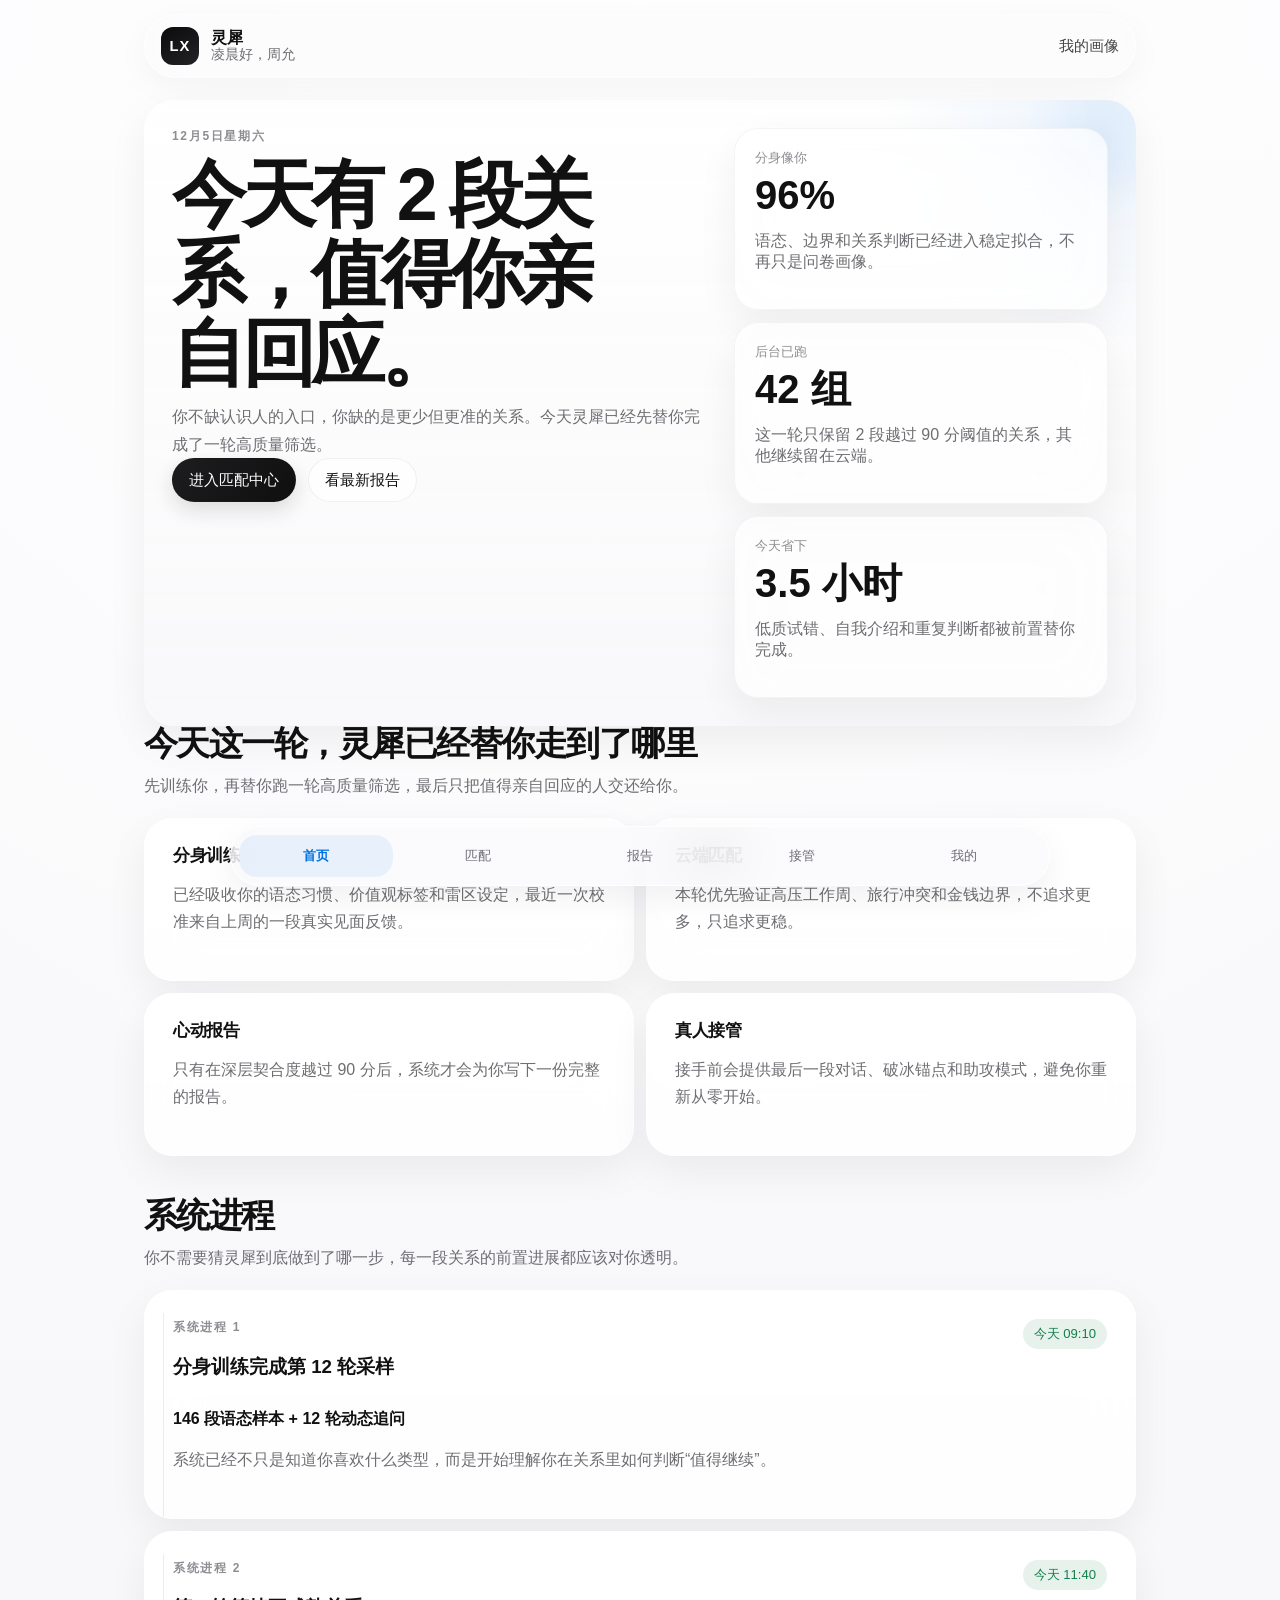
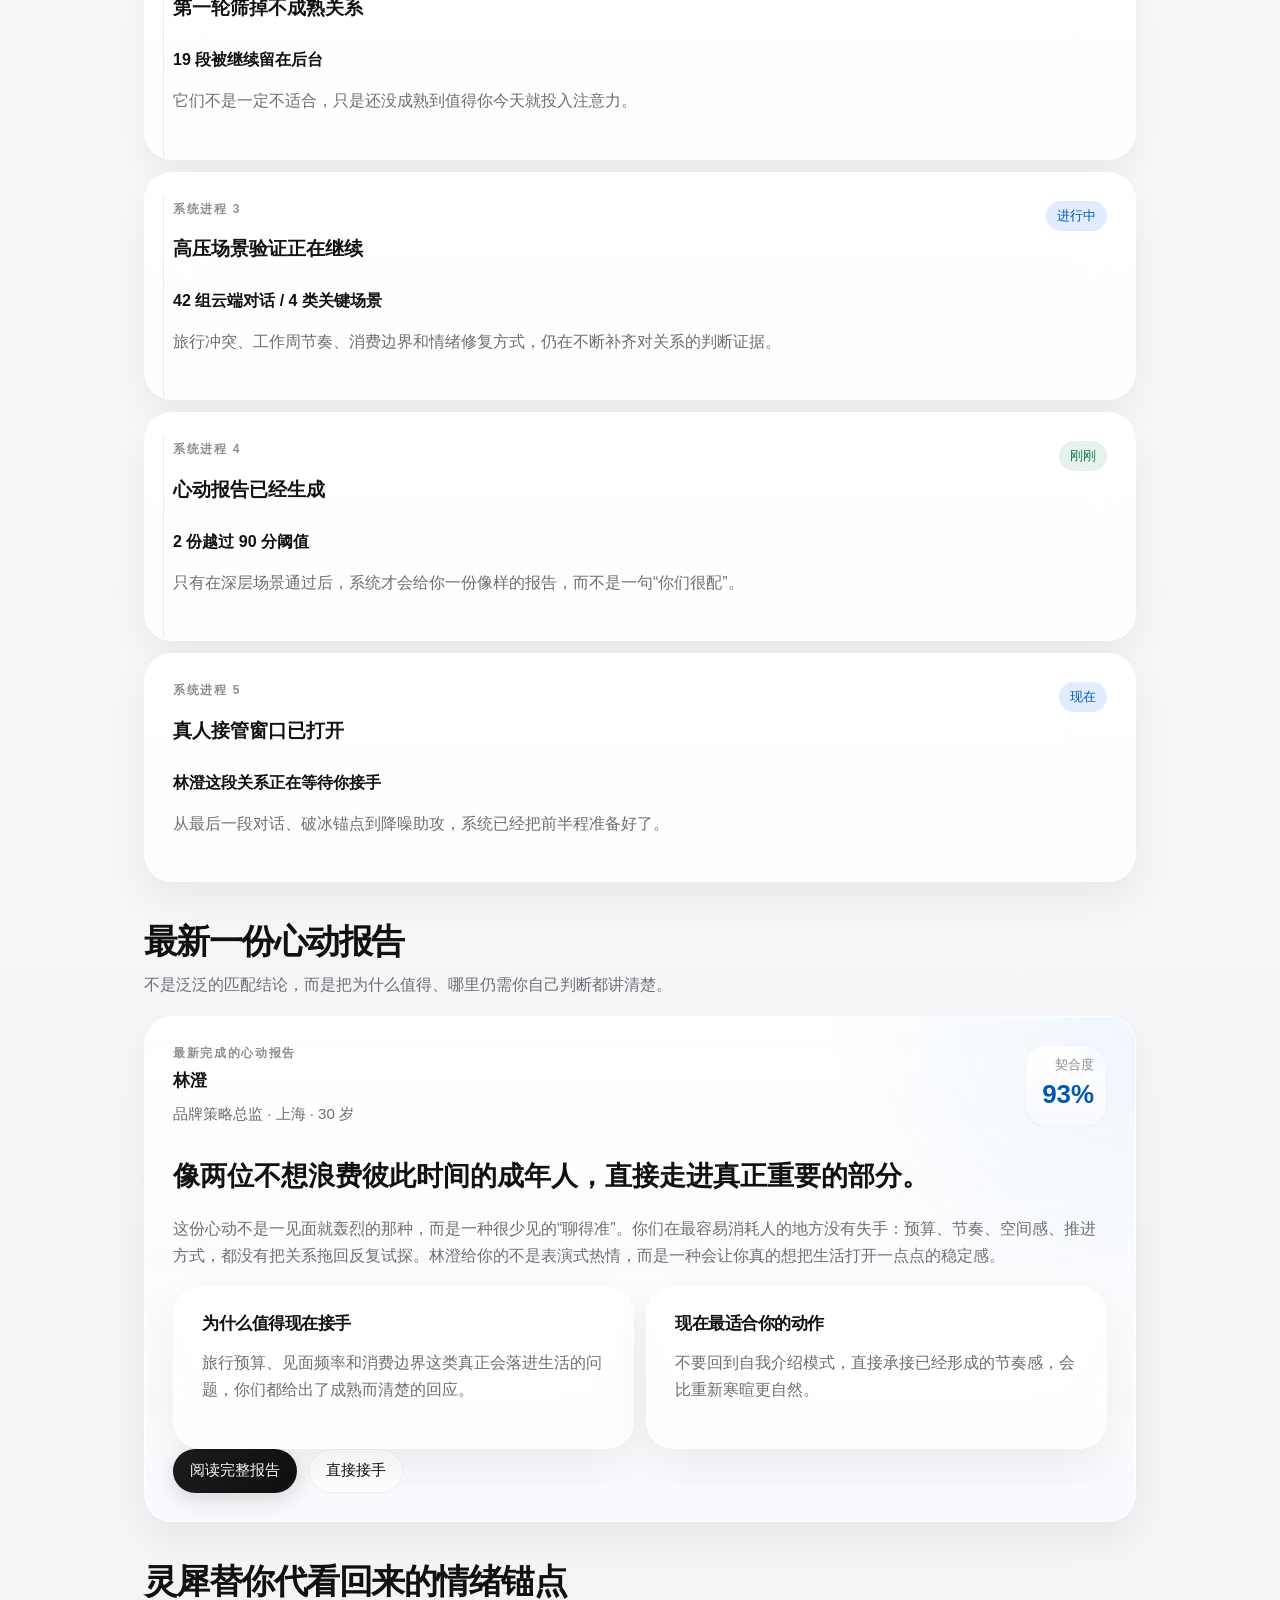
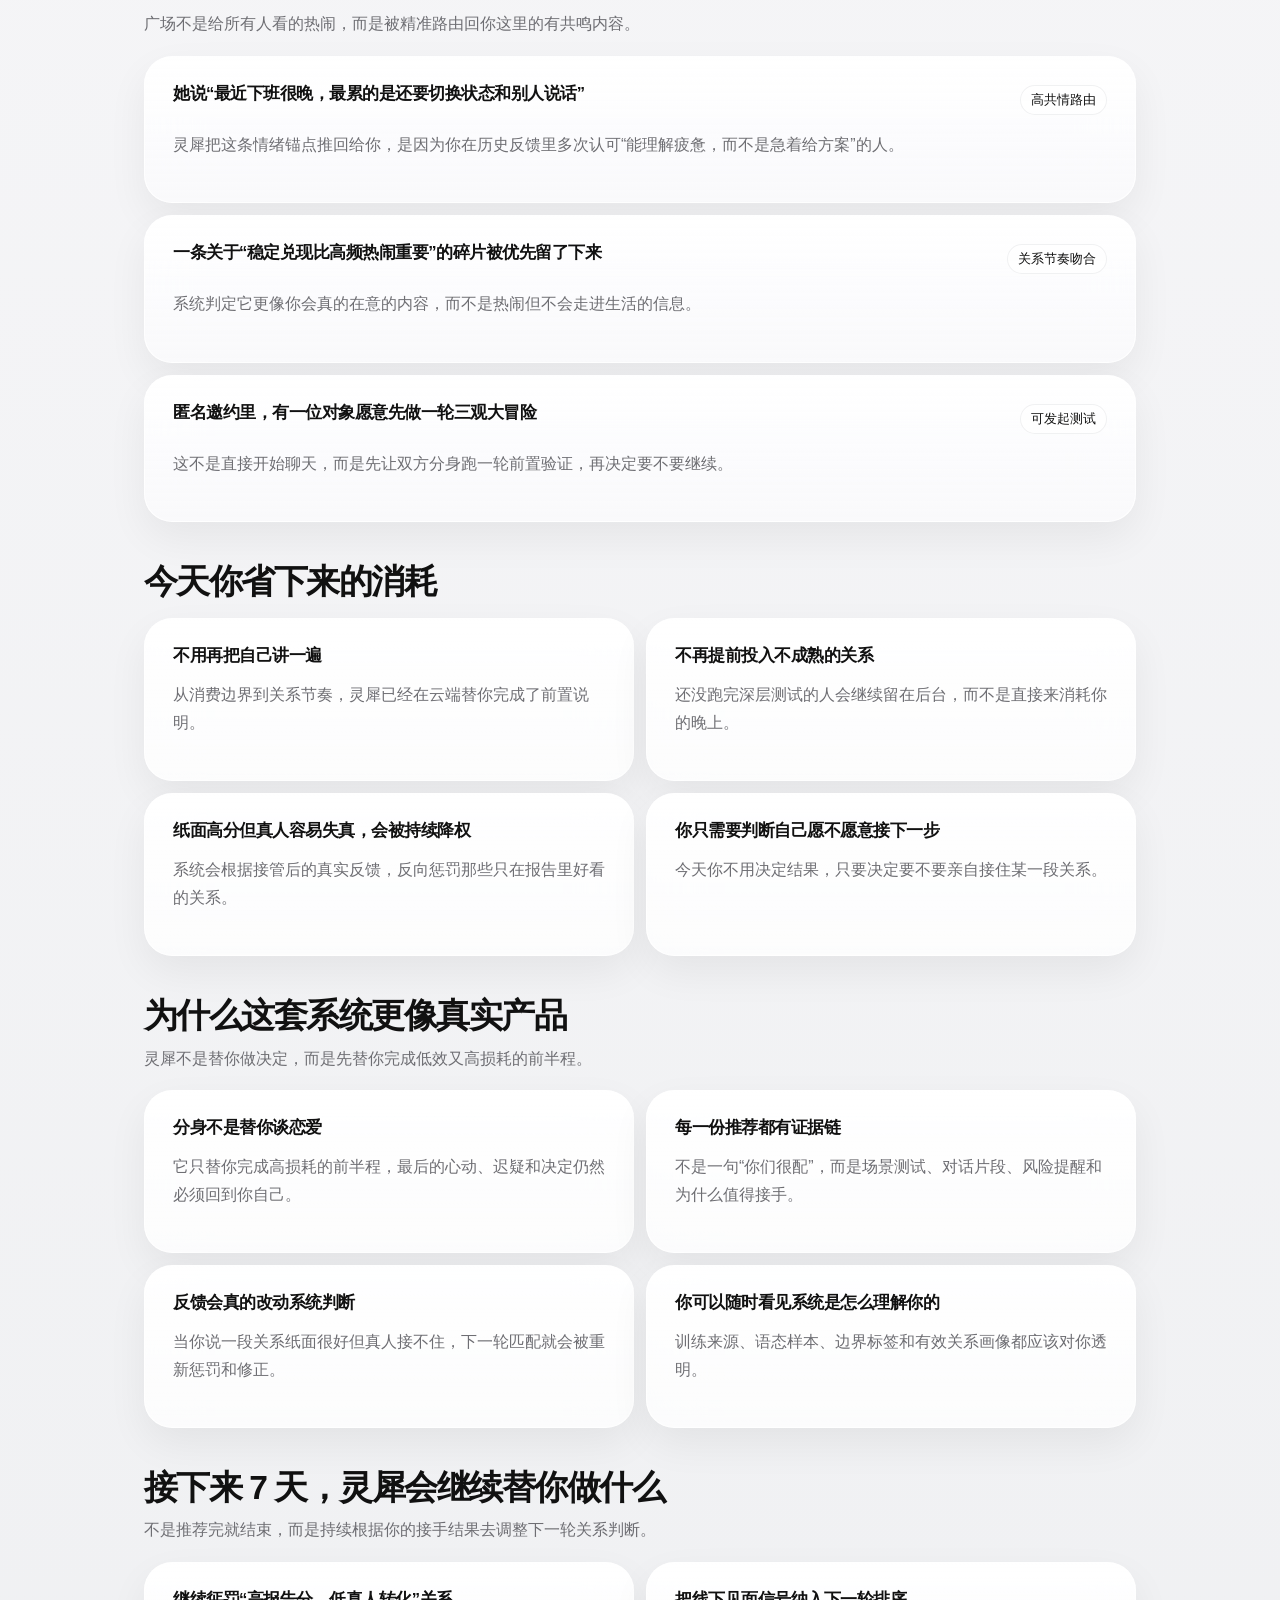
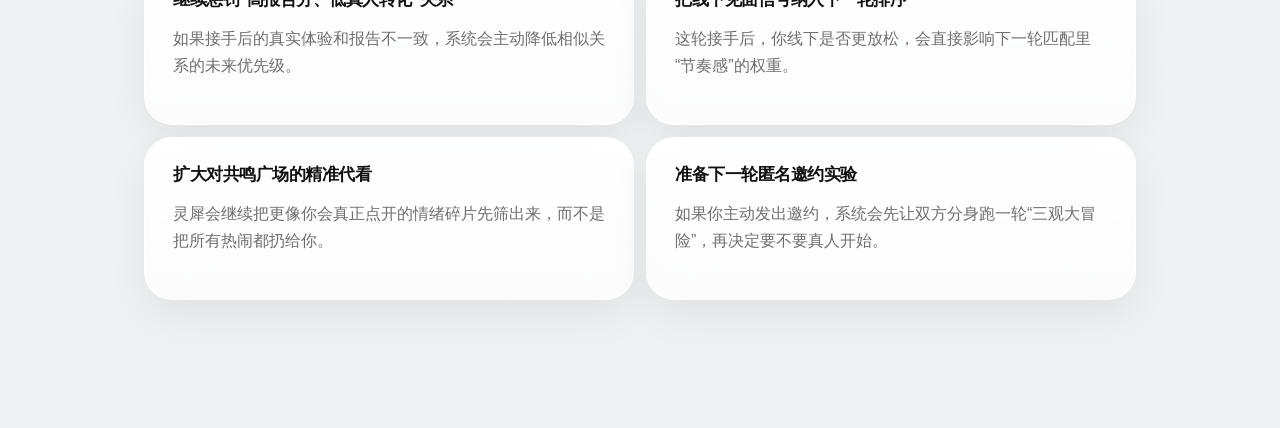
<file: index.html>
﻿<!doctype html>
<html lang="zh-CN">
  <head>
    <meta charset="UTF-8" />
    <meta name="viewport" content="width=device-width, initial-scale=1.0" />
    <meta
      name="description"
      content="灵犀，把分身训练、深度匹配、心动报告和真人接管整合成一条真正节省时间的关系链路。"
    />
    <title>灵犀</title>
    <link rel="stylesheet" href="styles.css" />
  </head>
  <body data-page="home">
    <div class="app-shell">
      <header class="topbar">
        <div class="brand">
          <span class="brand-mark">LX</span>
          <div class="brand-copy">
            <strong>灵犀</strong>
            <span id="greetingText">晚上好</span>
          </div>
        </div>
        <a class="topbar-link" href="profile/">我的画像</a>
      </header>

      <main class="page">
        <section class="hero-card hero-card-rich" id="homeHero"></section>

        <section class="section">
          <div class="section-head">
            <h2>今天这一轮，灵犀已经替你走到了哪里</h2>
            <p>先训练你，再替你跑一轮高质量筛选，最后只把值得亲自回应的人交还给你。</p>
          </div>
          <div class="grid grid-two" id="pipelineGrid"></div>
        </section>

        <section class="section">
          <div class="section-head">
            <h2>系统进程</h2>
            <p>你不需要猜灵犀到底做到了哪一步，每一段关系的前置进展都应该对你透明。</p>
          </div>
          <div class="stack" id="journeyRail"></div>
        </section>

        <section class="section">
          <div class="section-head">
            <h2>最新一份心动报告</h2>
            <p>不是泛泛的匹配结论，而是把为什么值得、哪里仍需你自己判断都讲清楚。</p>
          </div>
          <div id="spotlightCard"></div>
        </section>

        <section class="section">
          <div class="section-head">
            <h2>灵犀替你代看回来的情绪锚点</h2>
            <p>广场不是给所有人看的热闹，而是被精准路由回你这里的有共鸣内容。</p>
          </div>
          <div class="stack" id="pulseFeed"></div>
        </section>

        <section class="section">
          <div class="section-head">
            <h2>今天你省下来的消耗</h2>
          </div>
          <div class="grid grid-two" id="savedEffortGrid"></div>
        </section>

        <section class="section">
          <div class="section-head">
            <h2>为什么这套系统更像真实产品</h2>
            <p>灵犀不是替你做决定，而是先替你完成低效又高损耗的前半程。</p>
          </div>
          <div class="grid grid-two" id="trustGrid"></div>
        </section>

        <section class="section">
          <div class="section-head">
            <h2>接下来 7 天，灵犀会继续替你做什么</h2>
            <p>不是推荐完就结束，而是持续根据你的接手结果去调整下一轮关系判断。</p>
          </div>
          <div class="grid grid-two" id="futureGrid"></div>
        </section>
      </main>

      <nav class="bottom-nav" aria-label="底部导航">
        <a class="bottom-link is-active" href="./"><span>首页</span></a>
        <a class="bottom-link" href="today/"><span>匹配</span></a>
        <a class="bottom-link" href="report/"><span>报告</span></a>
        <a class="bottom-link" href="connection/"><span>接管</span></a>
        <a class="bottom-link" href="profile/"><span>我的</span></a>
      </nav>
    </div>

    <script src="data.js"></script>
    <script src="app.js"></script>
  </body>
</html>
</file>
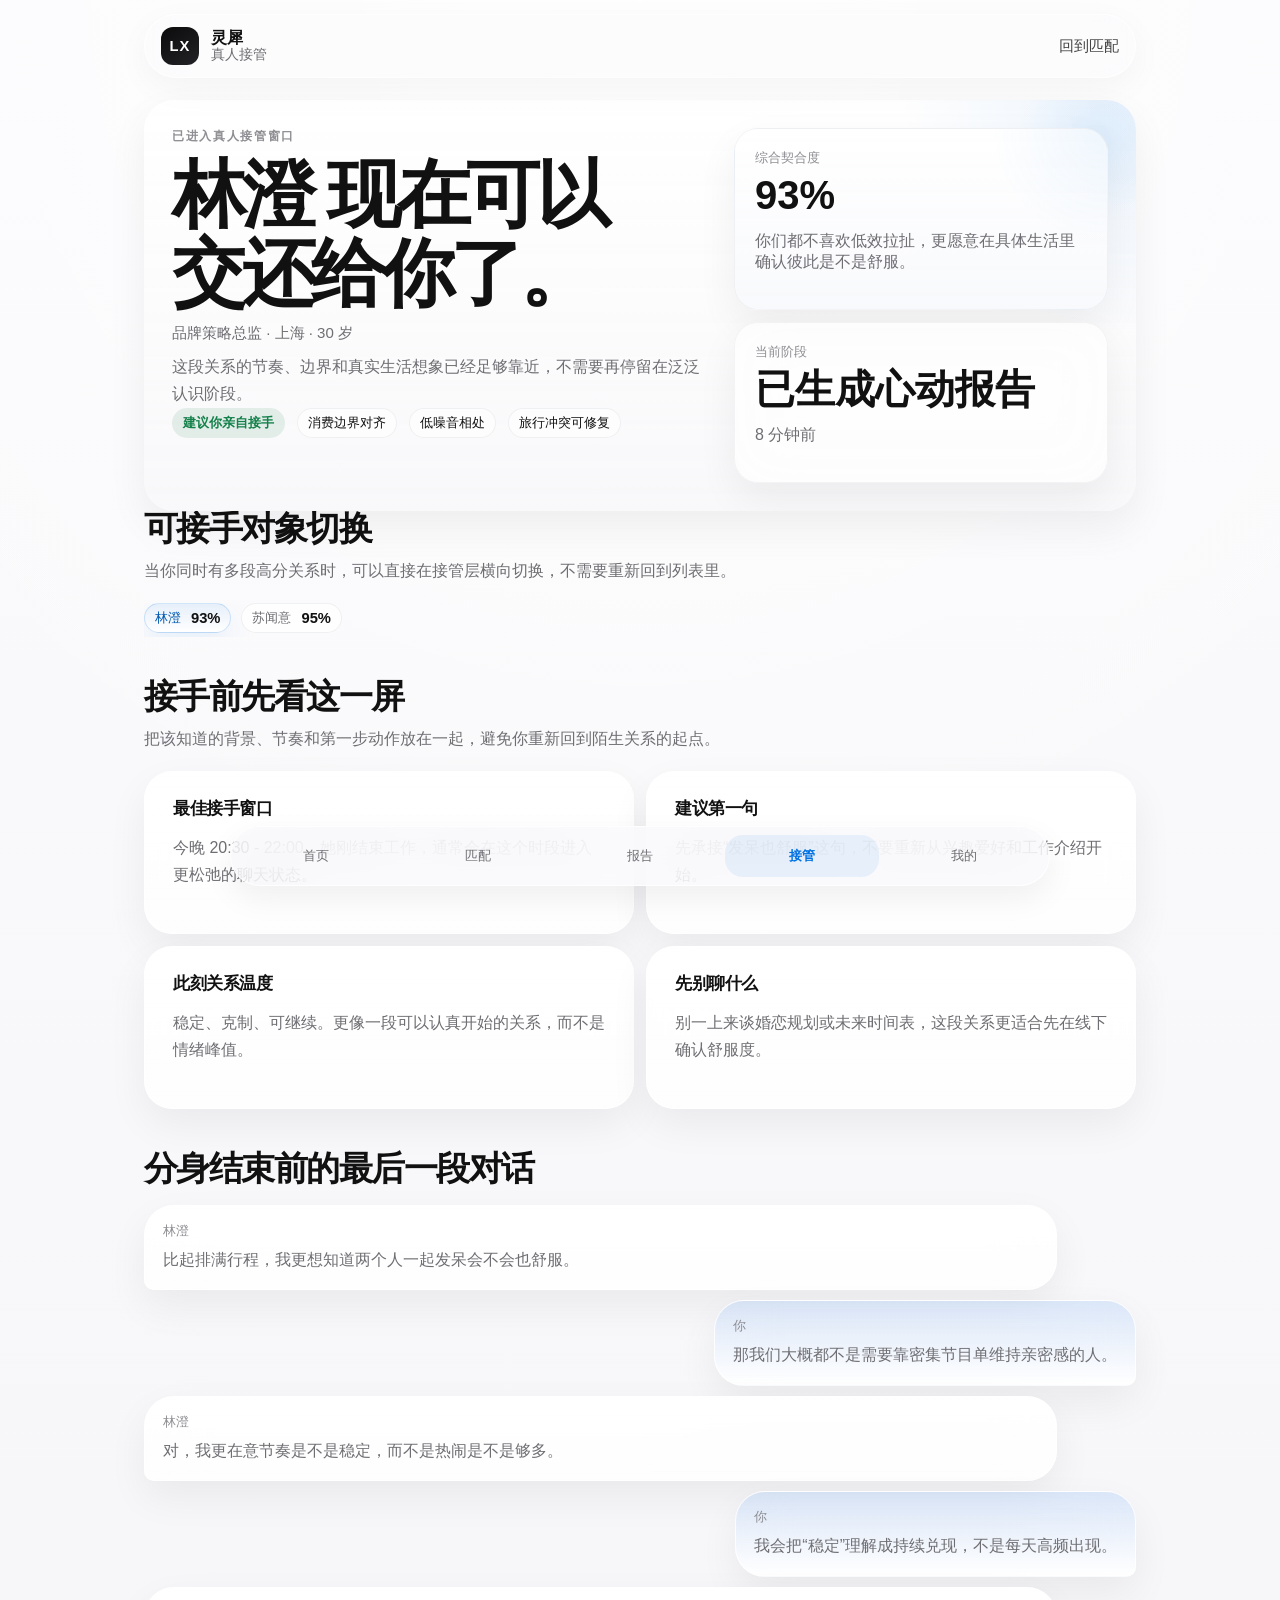
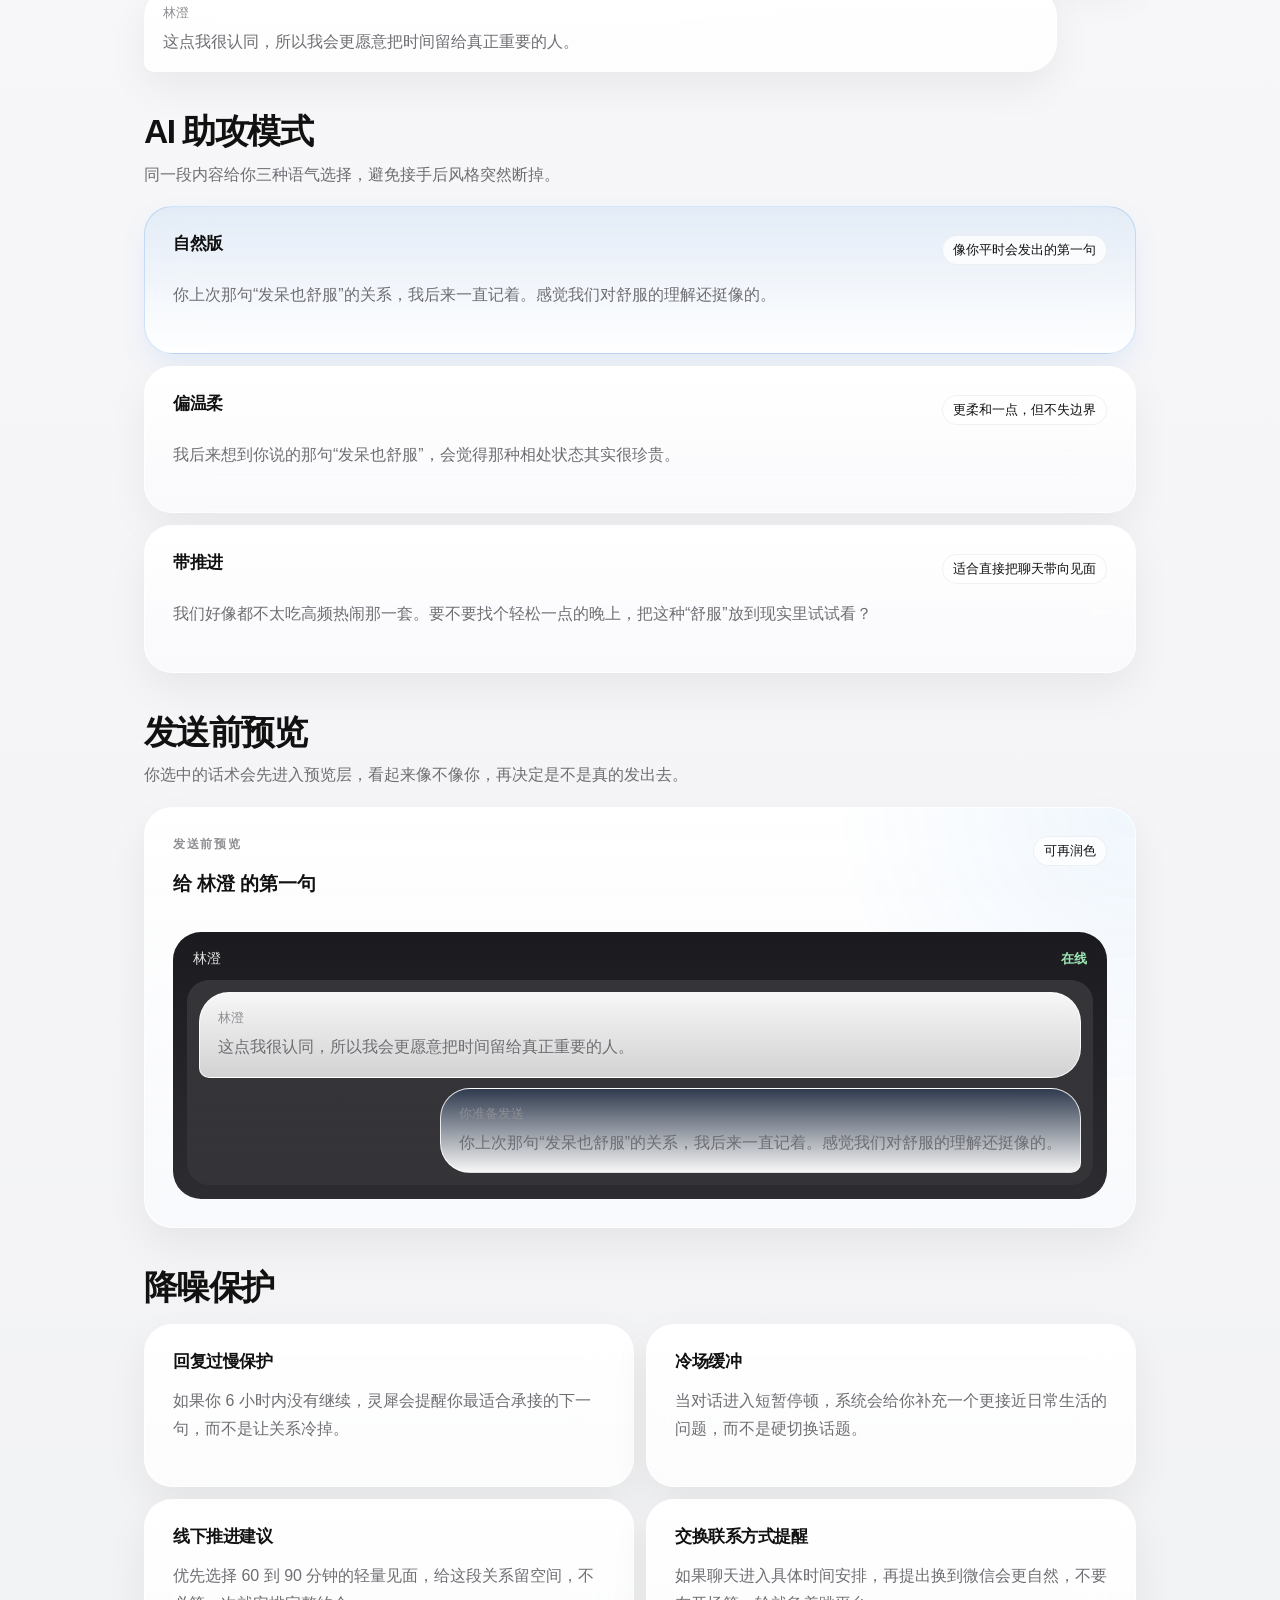
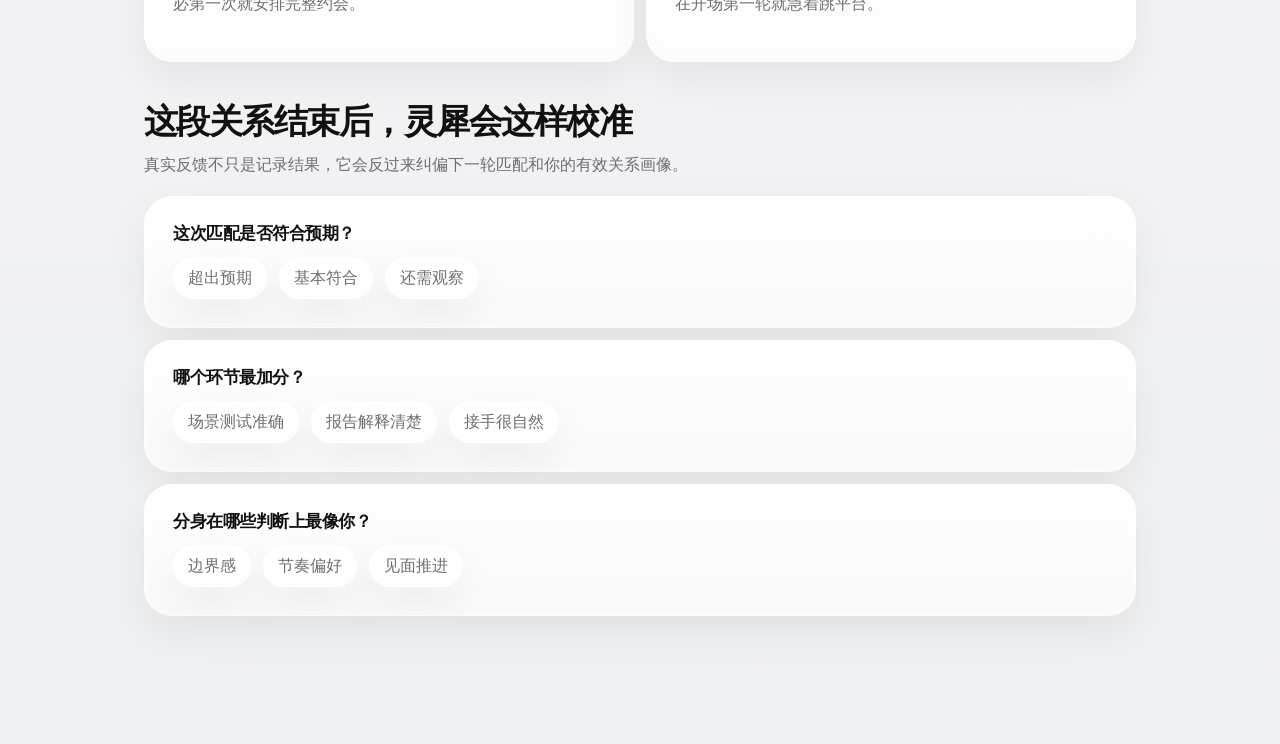
<file: connection/index.html>
﻿<!doctype html>
<html lang="zh-CN">
  <head>
    <meta charset="UTF-8" />
    <meta name="viewport" content="width=device-width, initial-scale=1.0" />
    <meta name="description" content="在真正值得的时候，把对话交还给你。" />
    <title>真人接管 - 灵犀</title>
    <link rel="stylesheet" href="../styles.css" />
  </head>
  <body data-page="connection">
    <div class="app-shell">
      <header class="topbar">
        <div class="brand">
          <span class="brand-mark">LX</span>
          <div class="brand-copy">
            <strong>灵犀</strong>
            <span>真人接管</span>
          </div>
        </div>
        <a class="topbar-link" href="../today/">回到匹配</a>
      </header>

      <main class="page">
        <section class="hero-card hero-card-rich" id="connectionHero"></section>

        <section class="section">
          <div class="section-head">
            <h2>可接手对象切换</h2>
            <p>当你同时有多段高分关系时，可以直接在接管层横向切换，不需要重新回到列表里。</p>
          </div>
          <div class="switcher-row" id="connectionSwitcher"></div>
        </section>

        <section class="section">
          <div class="section-head">
            <h2>接手前先看这一屏</h2>
            <p>把该知道的背景、节奏和第一步动作放在一起，避免你重新回到陌生关系的起点。</p>
          </div>
          <div class="grid grid-two" id="handoffBoard"></div>
        </section>

        <section class="section">
          <div class="section-head">
            <h2>分身结束前的最后一段对话</h2>
          </div>
          <div class="chat-thread" id="liveThread"></div>
        </section>

        <section class="section">
          <div class="section-head">
            <h2>AI 助攻模式</h2>
            <p>同一段内容给你三种语气选择，避免接手后风格突然断掉。</p>
          </div>
          <div class="stack" id="replyModes"></div>
        </section>

        <section class="section">
          <div class="section-head">
            <h2>发送前预览</h2>
            <p>你选中的话术会先进入预览层，看起来像不像你，再决定是不是真的发出去。</p>
          </div>
          <div id="replyPreview"></div>
        </section>

        <section class="section">
          <div class="section-head">
            <h2>降噪保护</h2>
          </div>
          <div class="grid grid-two" id="noiseShield"></div>
        </section>

        <section class="section">
          <div class="section-head">
            <h2>这段关系结束后，灵犀会这样校准</h2>
            <p>真实反馈不只是记录结果，它会反过来纠偏下一轮匹配和你的有效关系画像。</p>
          </div>
          <div class="stack" id="feedbackPanel"></div>
        </section>
      </main>

      <nav class="bottom-nav" aria-label="底部导航">
        <a class="bottom-link" href="../"><span>首页</span></a>
        <a class="bottom-link" href="../today/"><span>匹配</span></a>
        <a class="bottom-link" href="../report/"><span>报告</span></a>
        <a class="bottom-link is-active" href="./"><span>接管</span></a>
        <a class="bottom-link" href="../profile/"><span>我的</span></a>
      </nav>
    </div>

    <script src="../data.js"></script>
    <script src="../app.js"></script>
  </body>
</html>
</file>
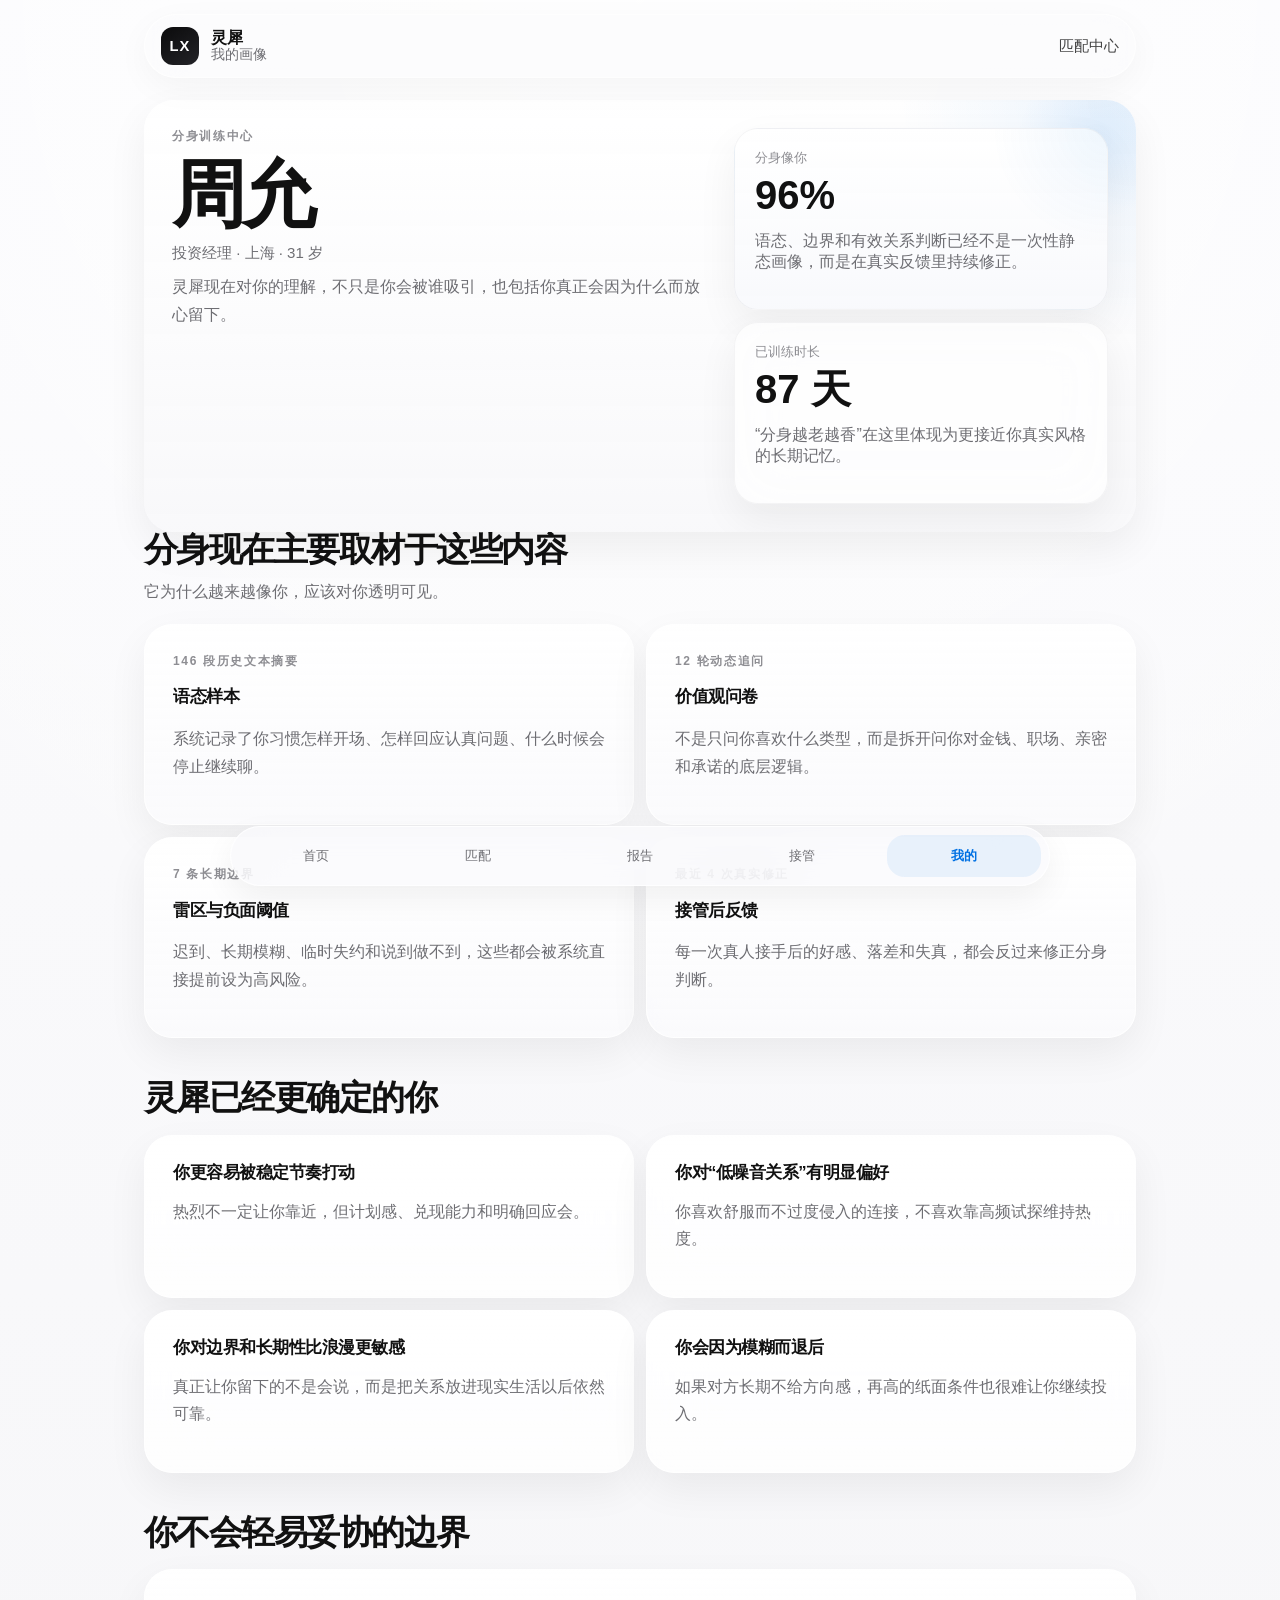
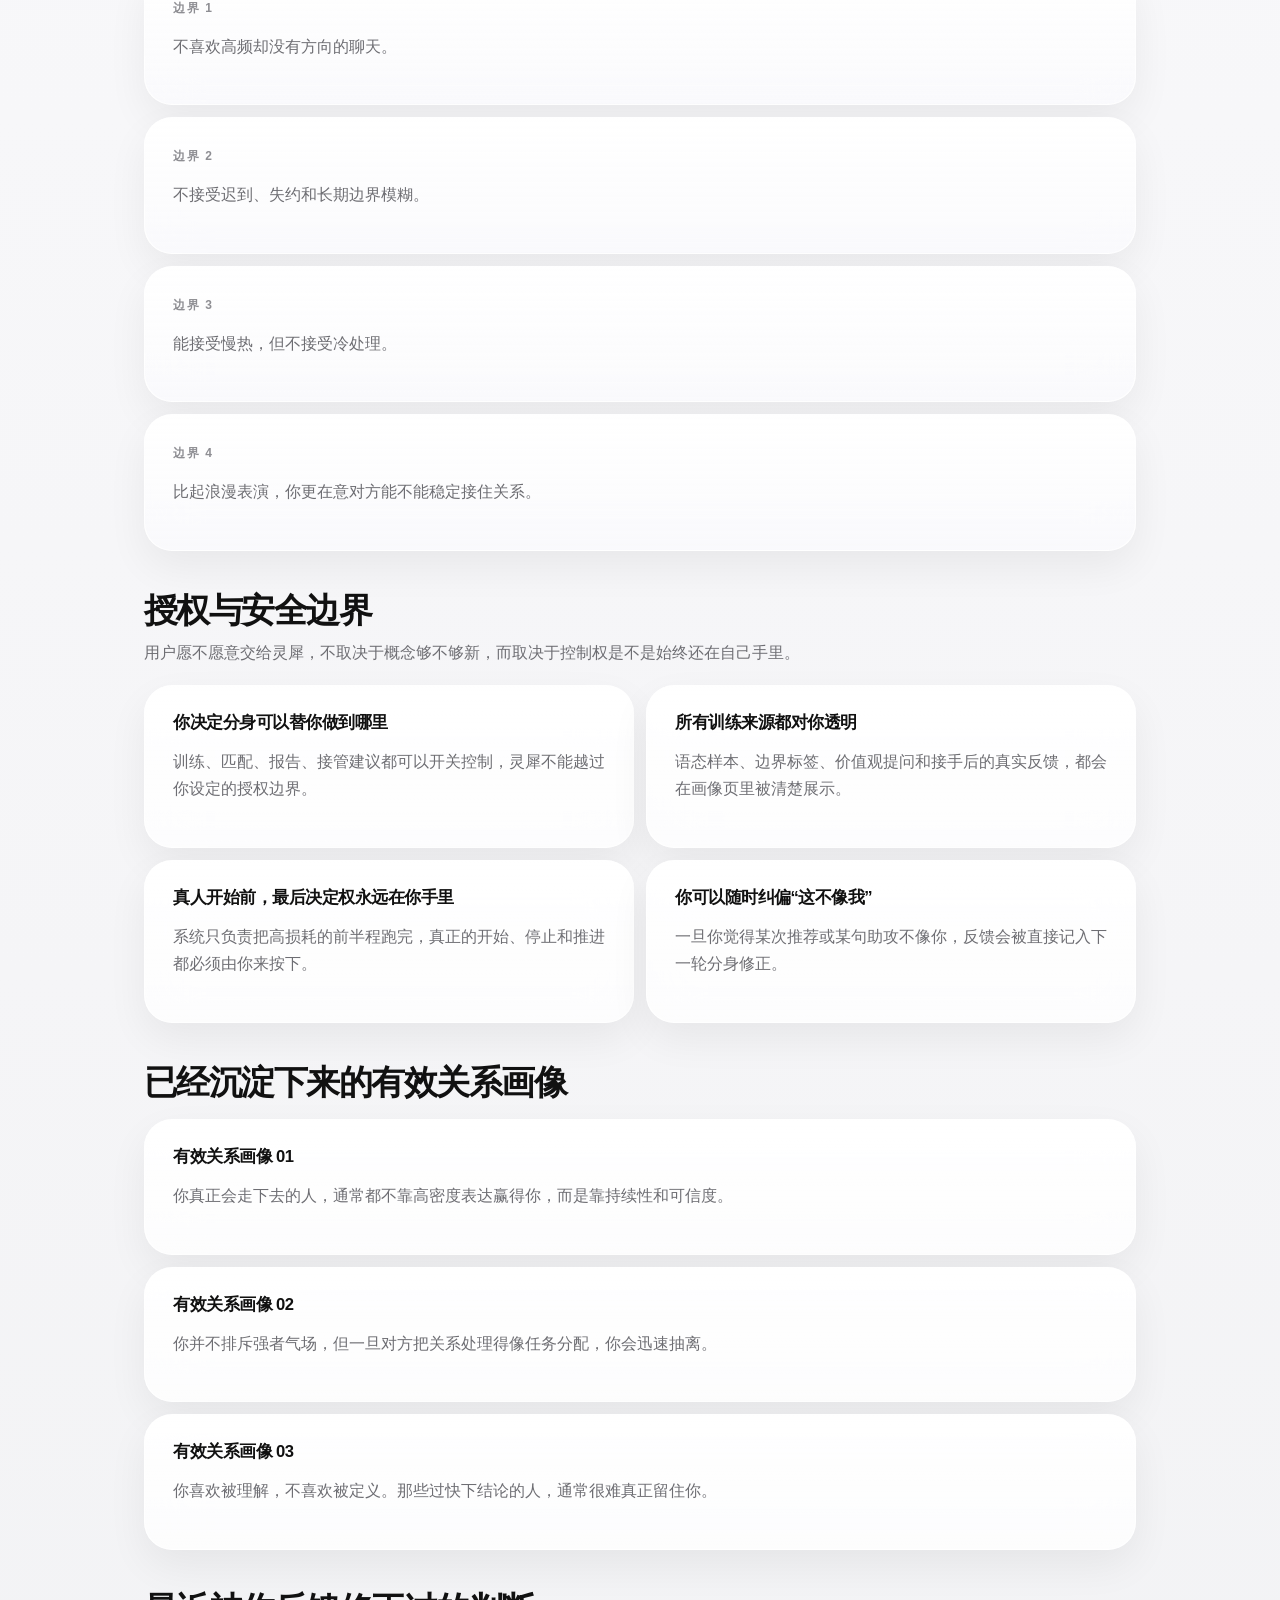
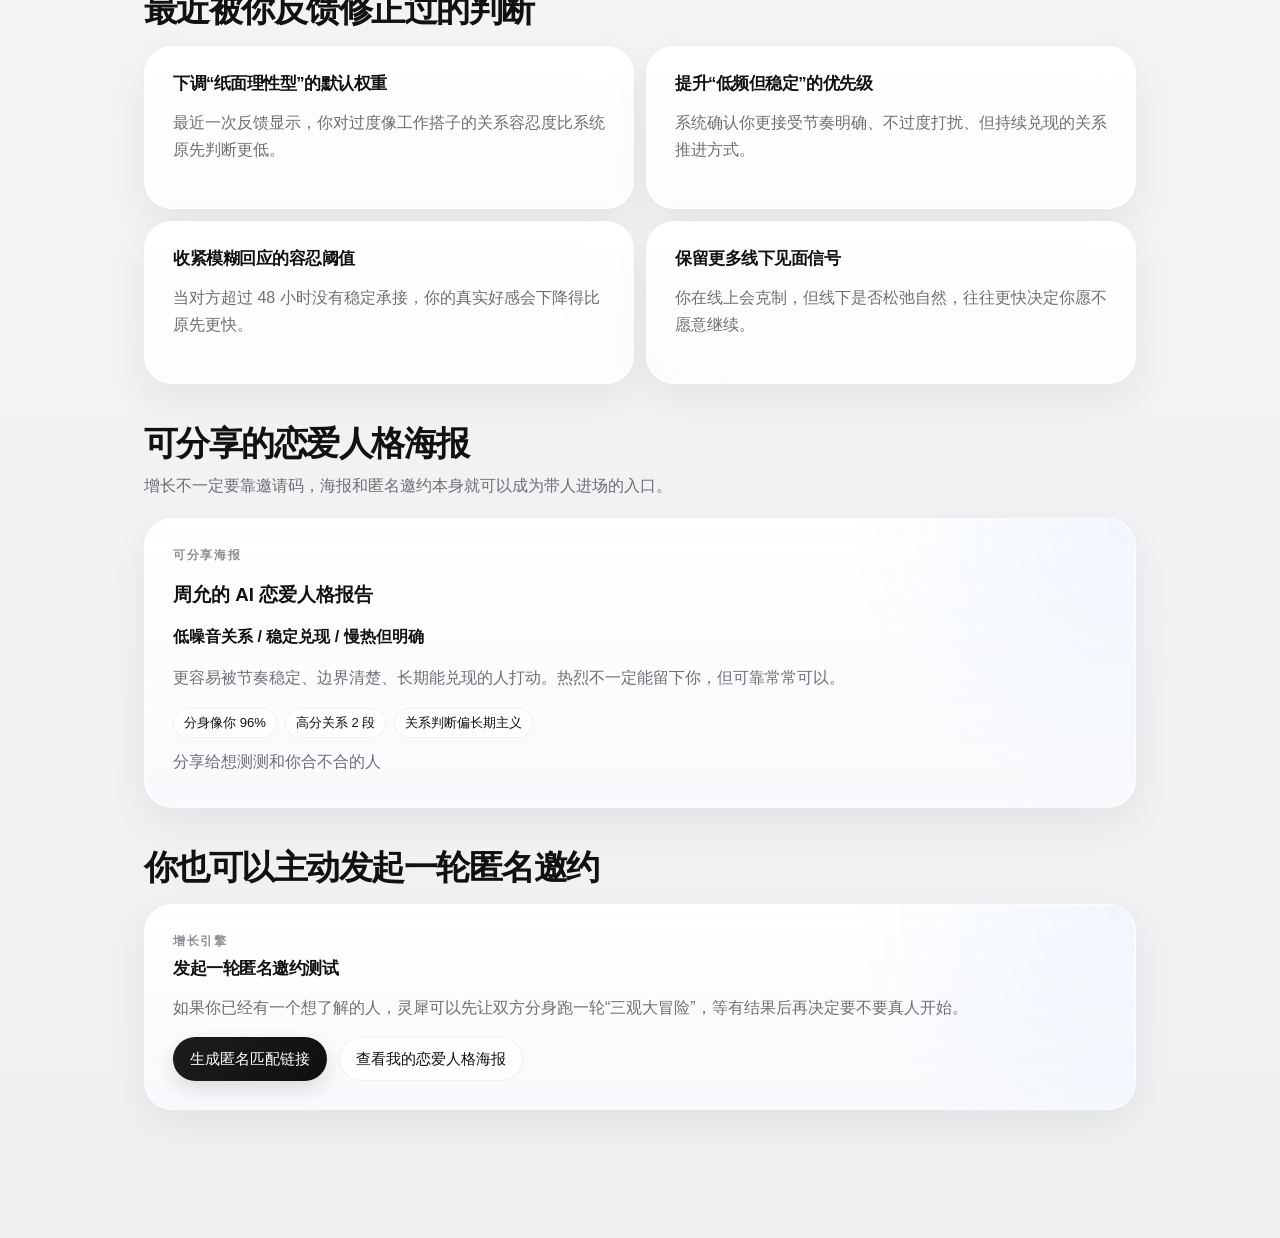
<file: profile/index.html>
﻿<!doctype html>
<html lang="zh-CN">
  <head>
    <meta charset="UTF-8" />
    <meta name="viewport" content="width=device-width, initial-scale=1.0" />
    <meta
      name="description"
      content="灵犀对你的理解，不只是你喜欢什么人，也包括你真正能和什么样的人走下去。"
    />
    <title>我的画像 - 灵犀</title>
    <link rel="stylesheet" href="../styles.css" />
  </head>
  <body data-page="profile">
    <div class="app-shell">
      <header class="topbar">
        <div class="brand">
          <span class="brand-mark">LX</span>
          <div class="brand-copy">
            <strong>灵犀</strong>
            <span>我的画像</span>
          </div>
        </div>
        <a class="topbar-link" href="../today/">匹配中心</a>
      </header>

      <main class="page">
        <section class="hero-card hero-card-rich" id="profileHero"></section>

        <section class="section">
          <div class="section-head">
            <h2>分身现在主要取材于这些内容</h2>
            <p>它为什么越来越像你，应该对你透明可见。</p>
          </div>
          <div class="grid grid-two" id="profileSources"></div>
        </section>

        <section class="section">
          <div class="section-head">
            <h2>灵犀已经更确定的你</h2>
          </div>
          <div class="grid grid-two" id="profileSignals"></div>
        </section>

        <section class="section">
          <div class="section-head">
            <h2>你不会轻易妥协的边界</h2>
          </div>
          <div class="stack" id="profileBoundaries"></div>
        </section>

        <section class="section">
          <div class="section-head">
            <h2>授权与安全边界</h2>
            <p>用户愿不愿意交给灵犀，不取决于概念够不够新，而取决于控制权是不是始终还在自己手里。</p>
          </div>
          <div class="grid grid-two" id="trustControls"></div>
        </section>

        <section class="section">
          <div class="section-head">
            <h2>已经沉淀下来的有效关系画像</h2>
          </div>
          <div class="stack" id="profileMemory"></div>
        </section>

        <section class="section">
          <div class="section-head">
            <h2>最近被你反馈修正过的判断</h2>
          </div>
          <div class="grid grid-two" id="profileCalibrations"></div>
        </section>

        <section class="section">
          <div class="section-head">
            <h2>可分享的恋爱人格海报</h2>
            <p>增长不一定要靠邀请码，海报和匿名邀约本身就可以成为带人进场的入口。</p>
          </div>
          <div id="posterPreview"></div>
        </section>

        <section class="section">
          <div class="section-head">
            <h2>你也可以主动发起一轮匿名邀约</h2>
          </div>
          <div id="inviteCard"></div>
        </section>
      </main>

      <nav class="bottom-nav" aria-label="底部导航">
        <a class="bottom-link" href="../"><span>首页</span></a>
        <a class="bottom-link" href="../today/"><span>匹配</span></a>
        <a class="bottom-link" href="../report/"><span>报告</span></a>
        <a class="bottom-link" href="../connection/"><span>接管</span></a>
        <a class="bottom-link is-active" href="./"><span>我的</span></a>
      </nav>
    </div>

    <script src="../data.js"></script>
    <script src="../app.js"></script>
  </body>
</html>
</file>
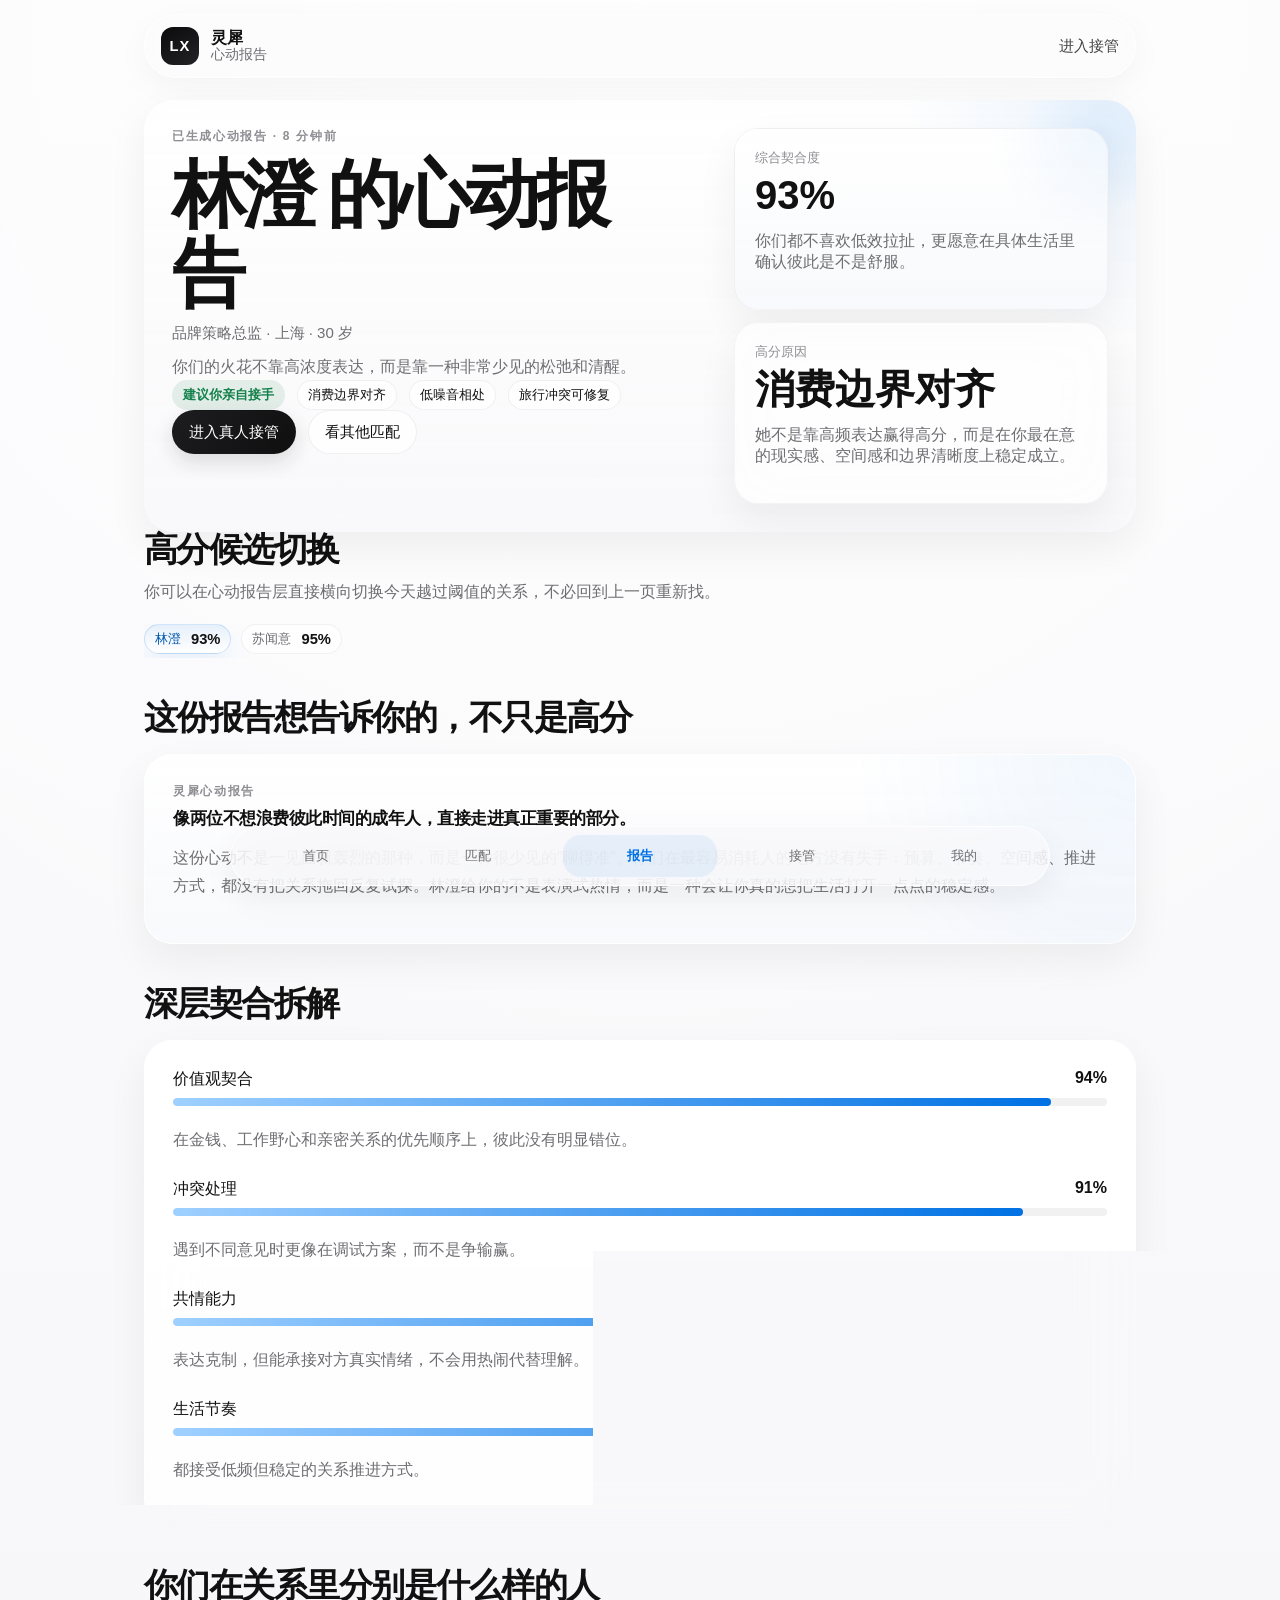
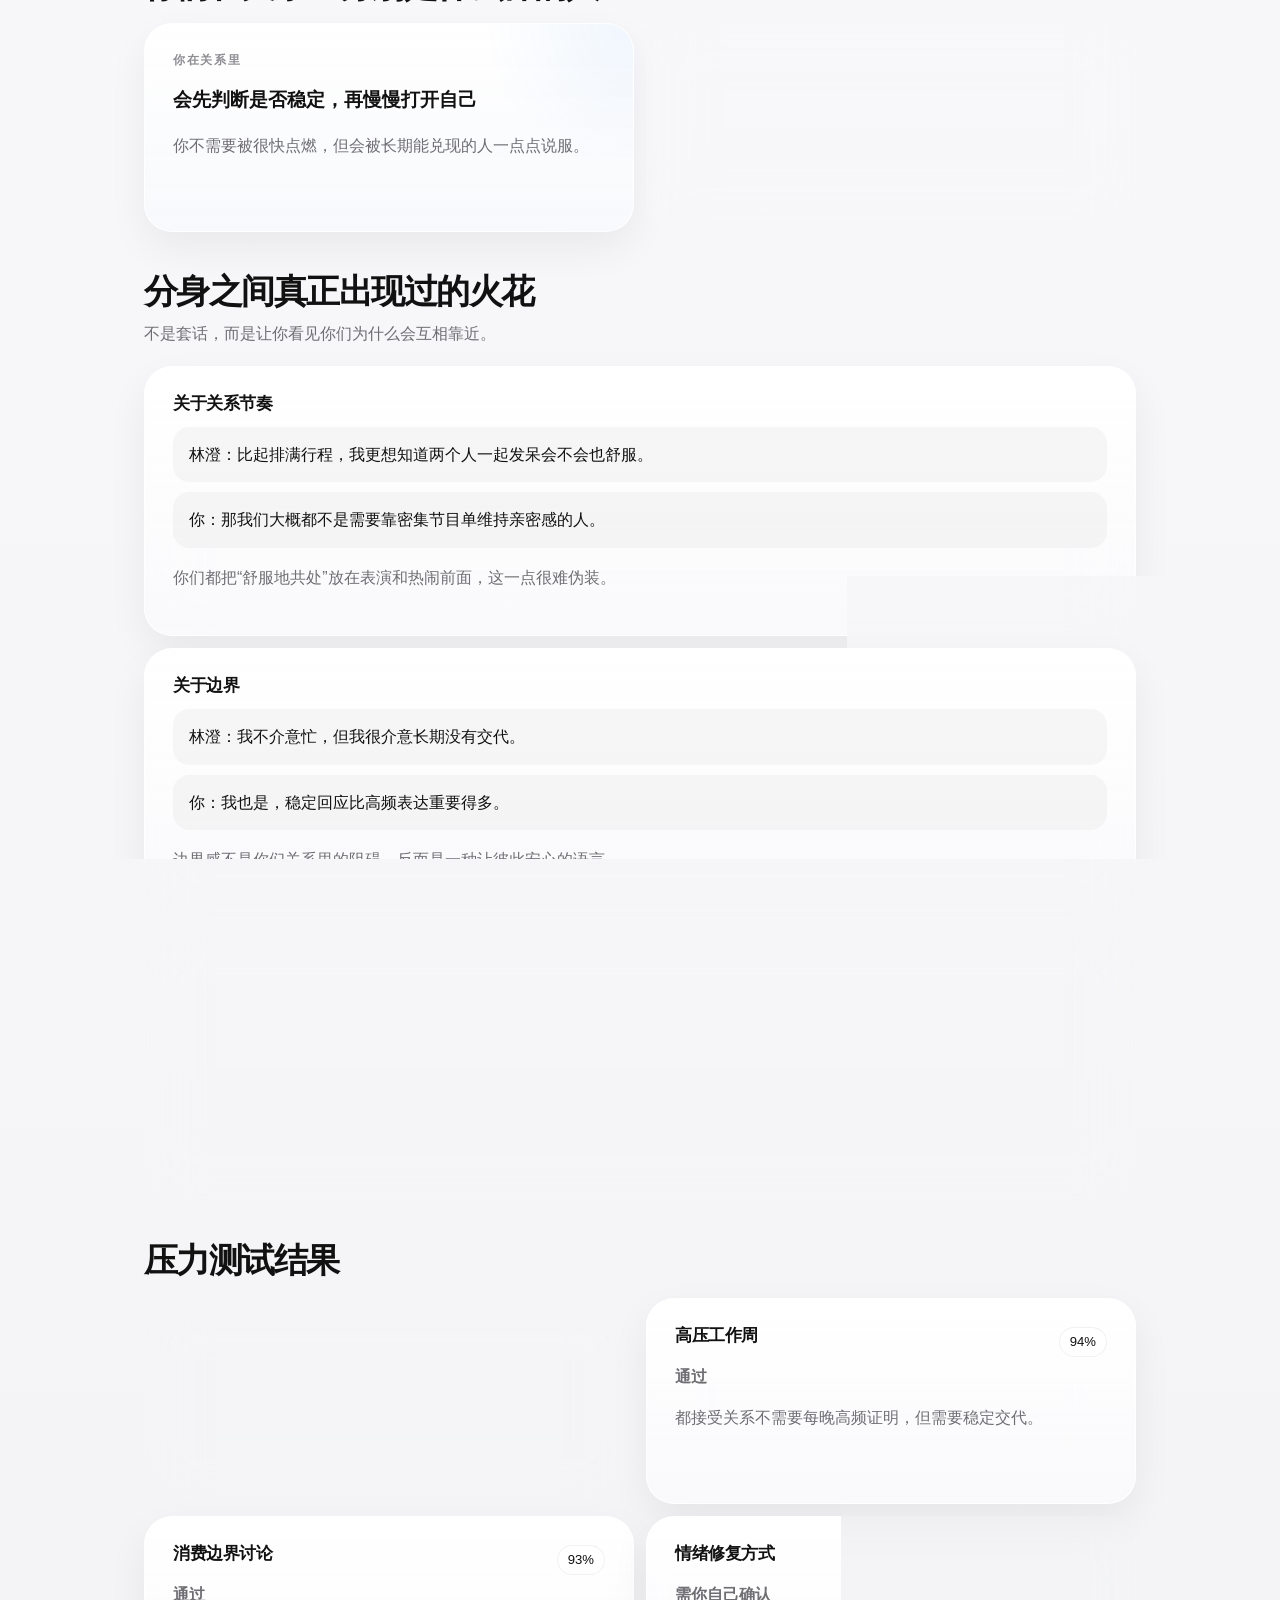
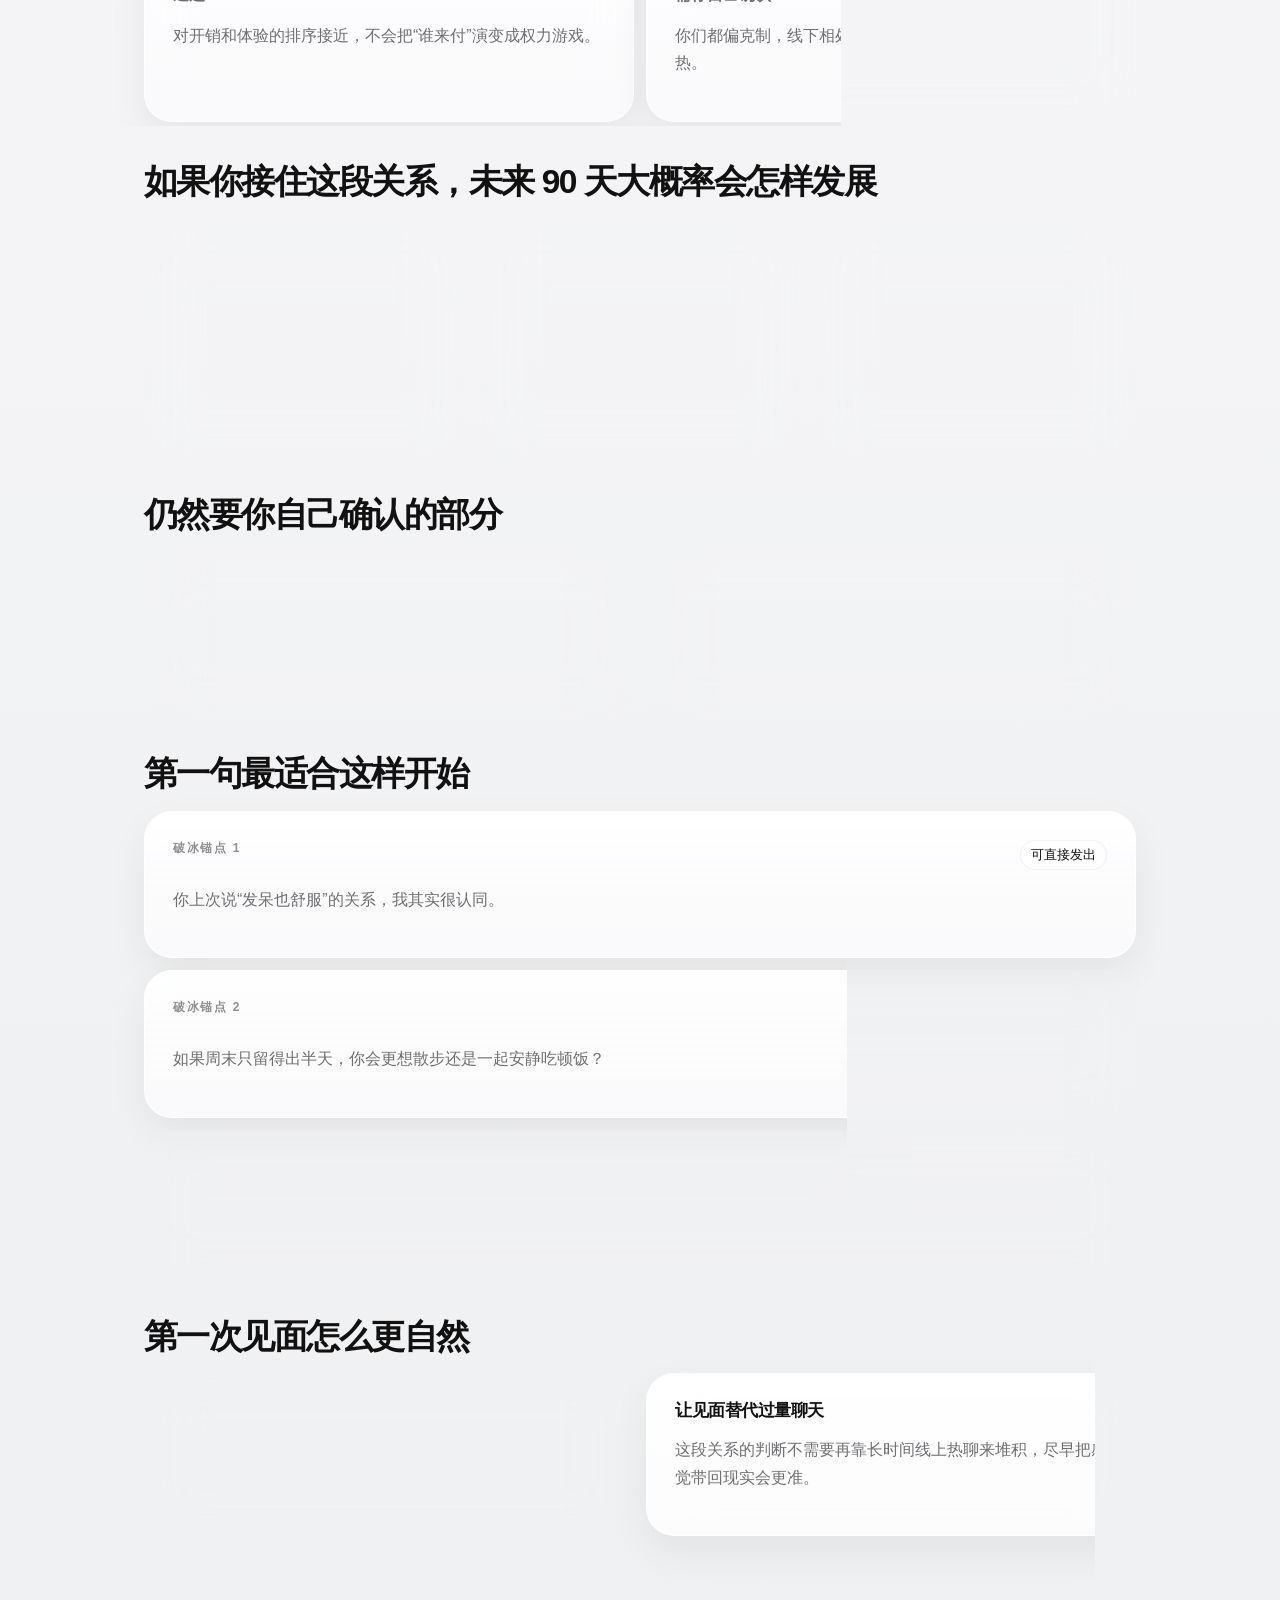
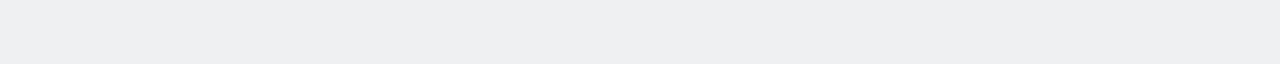
<file: report/index.html>
﻿<!doctype html>
<html lang="zh-CN">
  <head>
    <meta charset="UTF-8" />
    <meta name="viewport" content="width=device-width, initial-scale=1.0" />
    <meta name="description" content="灵犀心动报告，把分身之间真实发生过的磨合与火花讲给你。" />
    <title>心动报告 - 灵犀</title>
    <link rel="stylesheet" href="../styles.css" />
  </head>
  <body data-page="report">
    <div class="app-shell">
      <header class="topbar">
        <div class="brand">
          <span class="brand-mark">LX</span>
          <div class="brand-copy">
            <strong>灵犀</strong>
            <span>心动报告</span>
          </div>
        </div>
        <a class="topbar-link" href="../connection/">进入接管</a>
      </header>

      <main class="page">
        <section class="hero-card hero-card-rich" id="reportHero"></section>

        <section class="section">
          <div class="section-head">
            <h2>高分候选切换</h2>
            <p>你可以在心动报告层直接横向切换今天越过阈值的关系，不必回到上一页重新找。</p>
          </div>
          <div class="switcher-row" id="reportSwitcher"></div>
        </section>

        <section class="section">
          <div class="section-head">
            <h2>这份报告想告诉你的，不只是高分</h2>
          </div>
          <div id="reportNarrative"></div>
        </section>

        <section class="section">
          <div class="section-head">
            <h2>深层契合拆解</h2>
          </div>
          <div id="reportMetrics"></div>
        </section>

        <section class="section">
          <div class="section-head">
            <h2>你们在关系里分别是什么样的人</h2>
          </div>
          <div class="grid grid-two" id="reportPairing"></div>
        </section>

        <section class="section">
          <div class="section-head">
            <h2>分身之间真正出现过的火花</h2>
            <p>不是套话，而是让你看见你们为什么会互相靠近。</p>
          </div>
          <div class="stack" id="reportMoments"></div>
        </section>

        <section class="section">
          <div class="section-head">
            <h2>压力测试结果</h2>
          </div>
          <div class="grid grid-two" id="reportScripts"></div>
        </section>

        <section class="section">
          <div class="section-head">
            <h2>如果你接住这段关系，未来 90 天大概率会怎样发展</h2>
          </div>
          <div class="grid grid-three" id="reportForecast"></div>
        </section>

        <section class="section">
          <div class="section-head">
            <h2>仍然要你自己确认的部分</h2>
          </div>
          <div class="grid grid-two" id="reportRisks"></div>
        </section>

        <section class="section">
          <div class="section-head">
            <h2>第一句最适合这样开始</h2>
          </div>
          <div class="stack" id="reportAnchors"></div>
        </section>

        <section class="section">
          <div class="section-head">
            <h2>第一次见面怎么更自然</h2>
          </div>
          <div class="grid grid-two" id="reportDatePlan"></div>
        </section>
      </main>

      <nav class="bottom-nav" aria-label="底部导航">
        <a class="bottom-link" href="../"><span>首页</span></a>
        <a class="bottom-link" href="../today/"><span>匹配</span></a>
        <a class="bottom-link is-active" href="./"><span>报告</span></a>
        <a class="bottom-link" href="../connection/"><span>接管</span></a>
        <a class="bottom-link" href="../profile/"><span>我的</span></a>
      </nav>
    </div>

    <script src="../data.js"></script>
    <script src="../app.js"></script>
  </body>
</html>
</file>
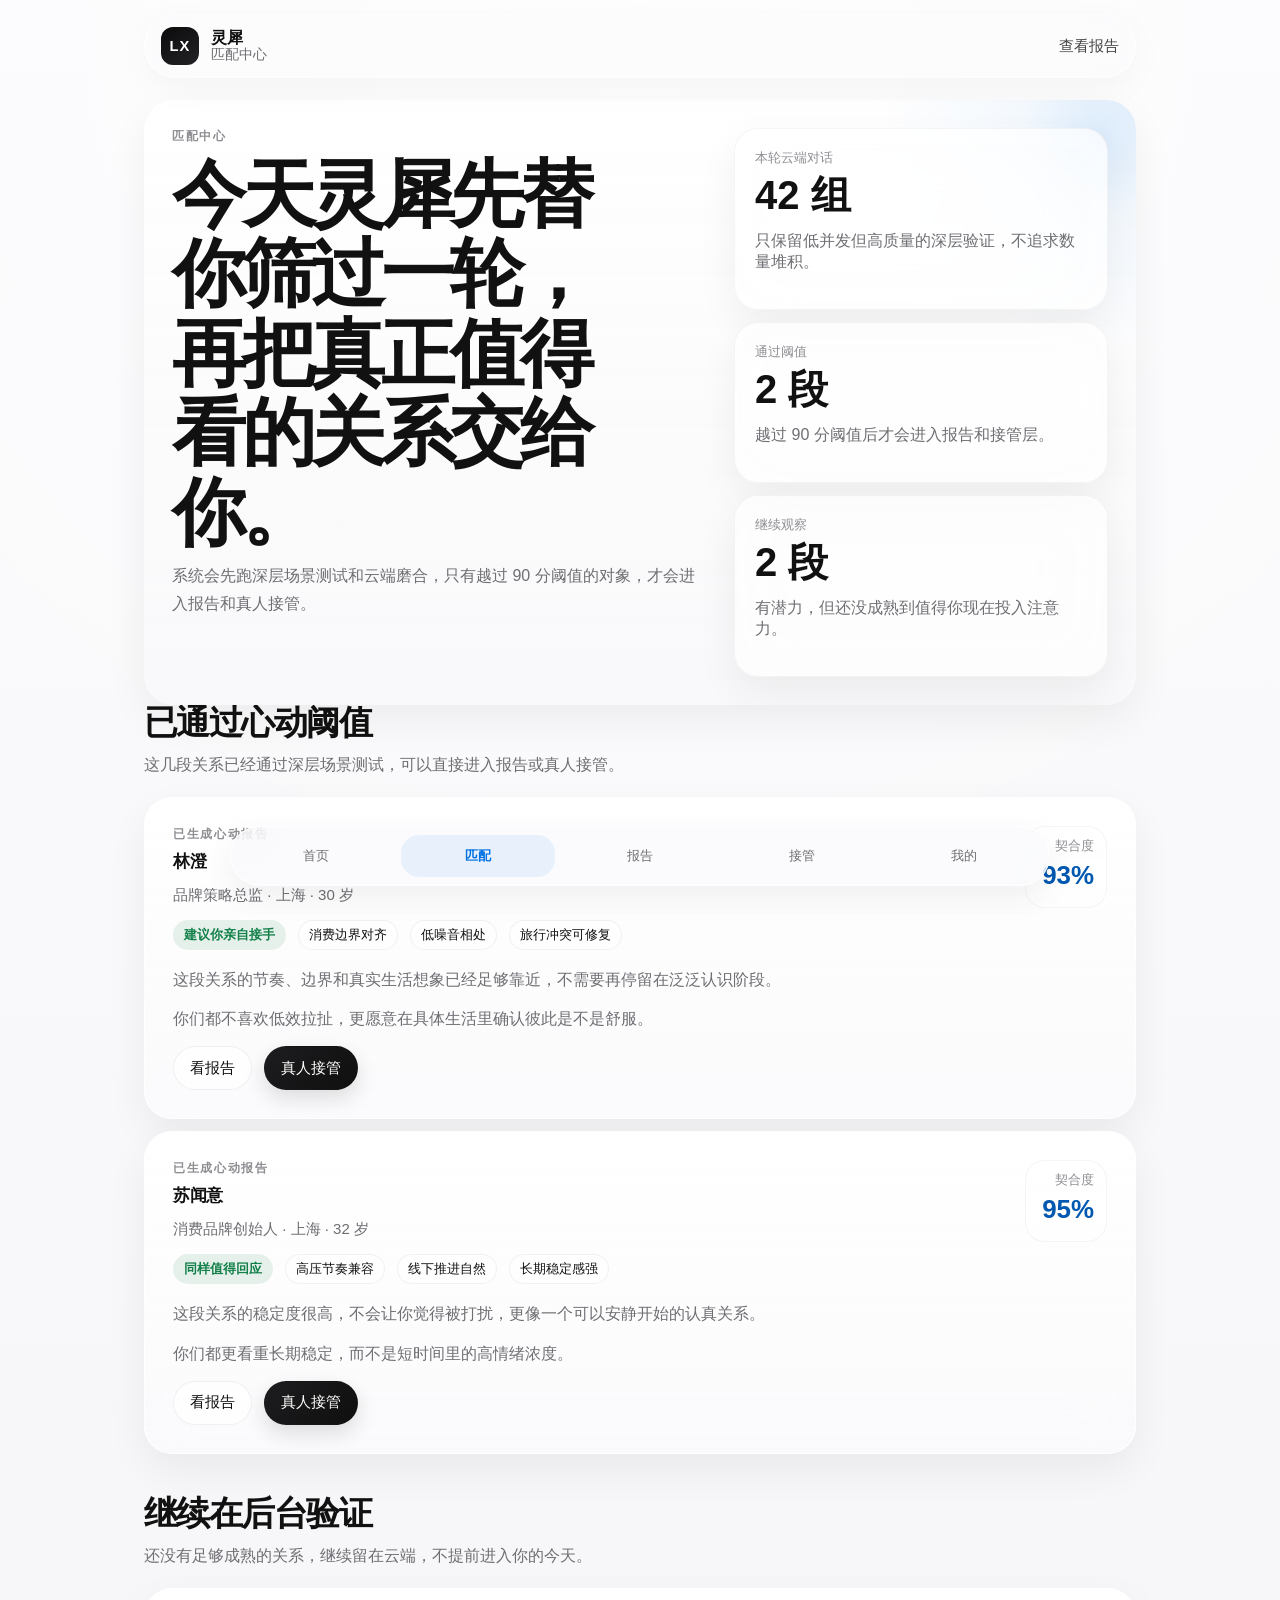
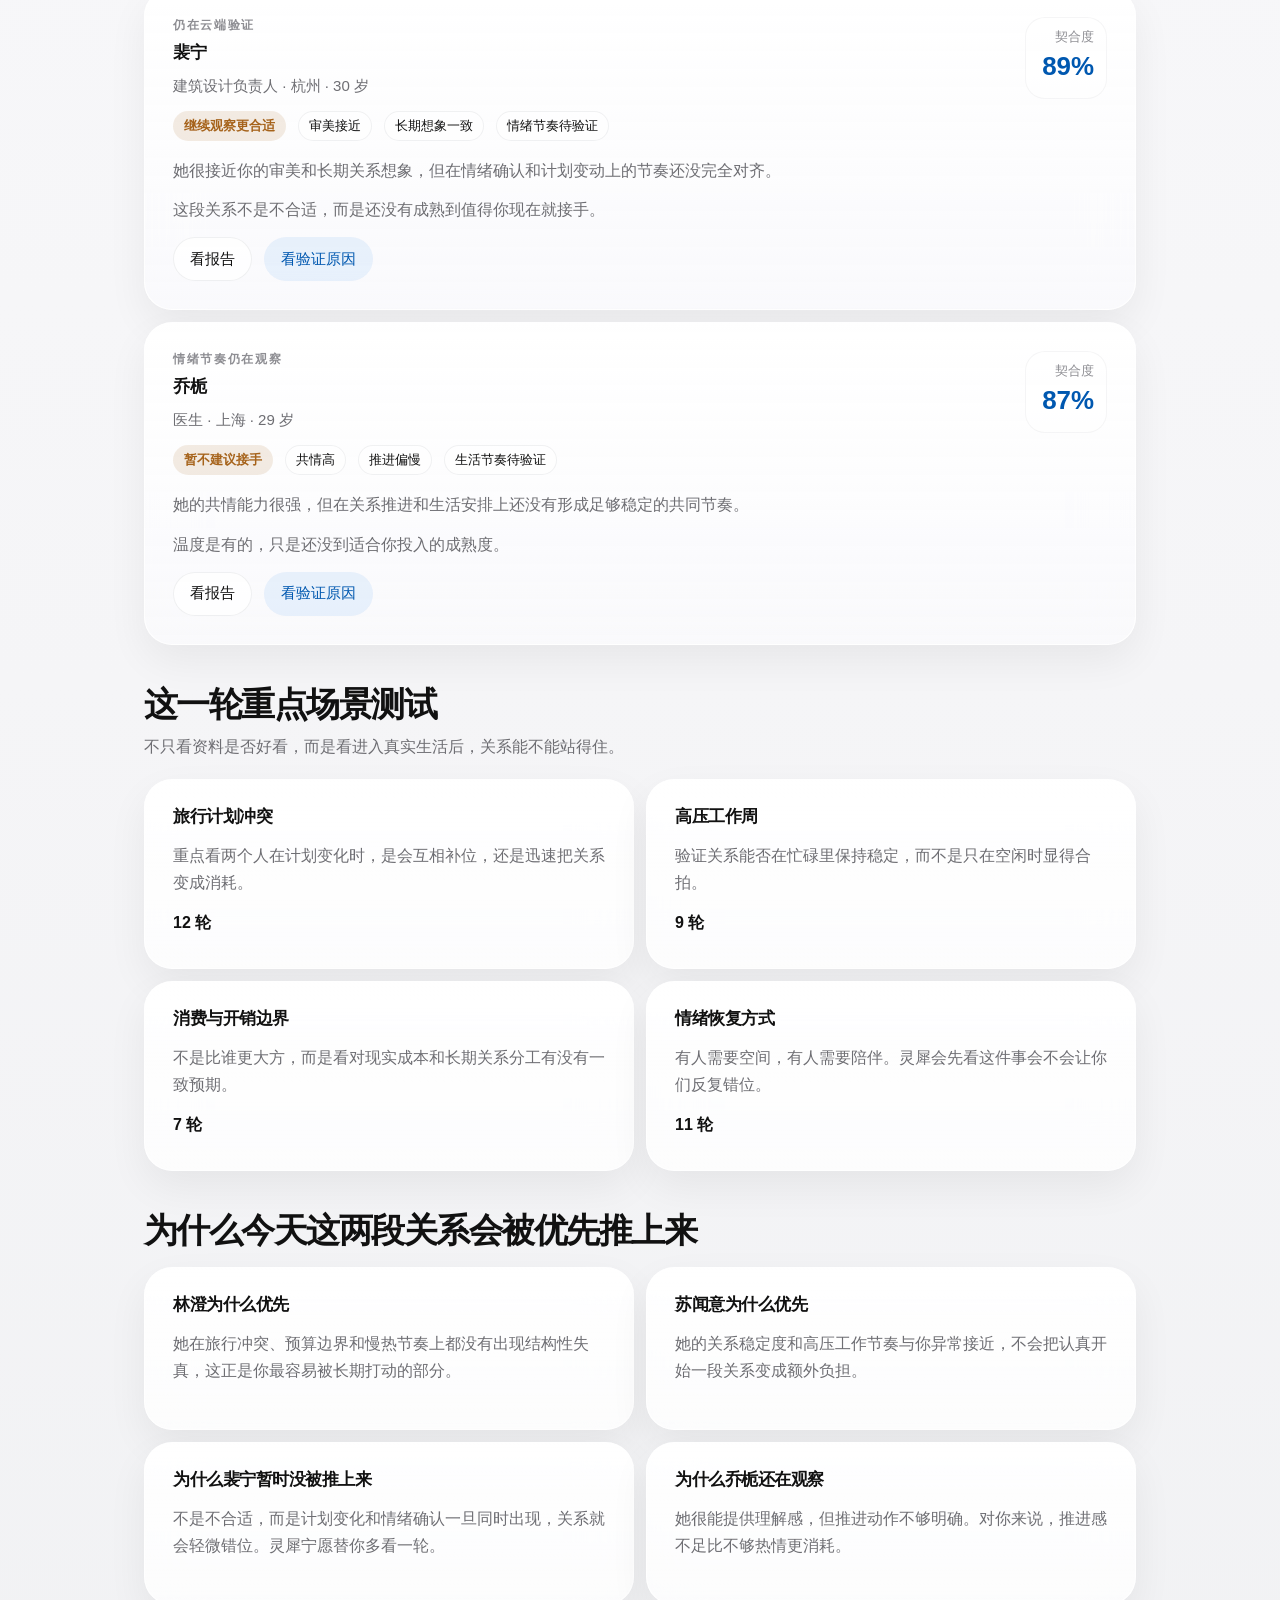
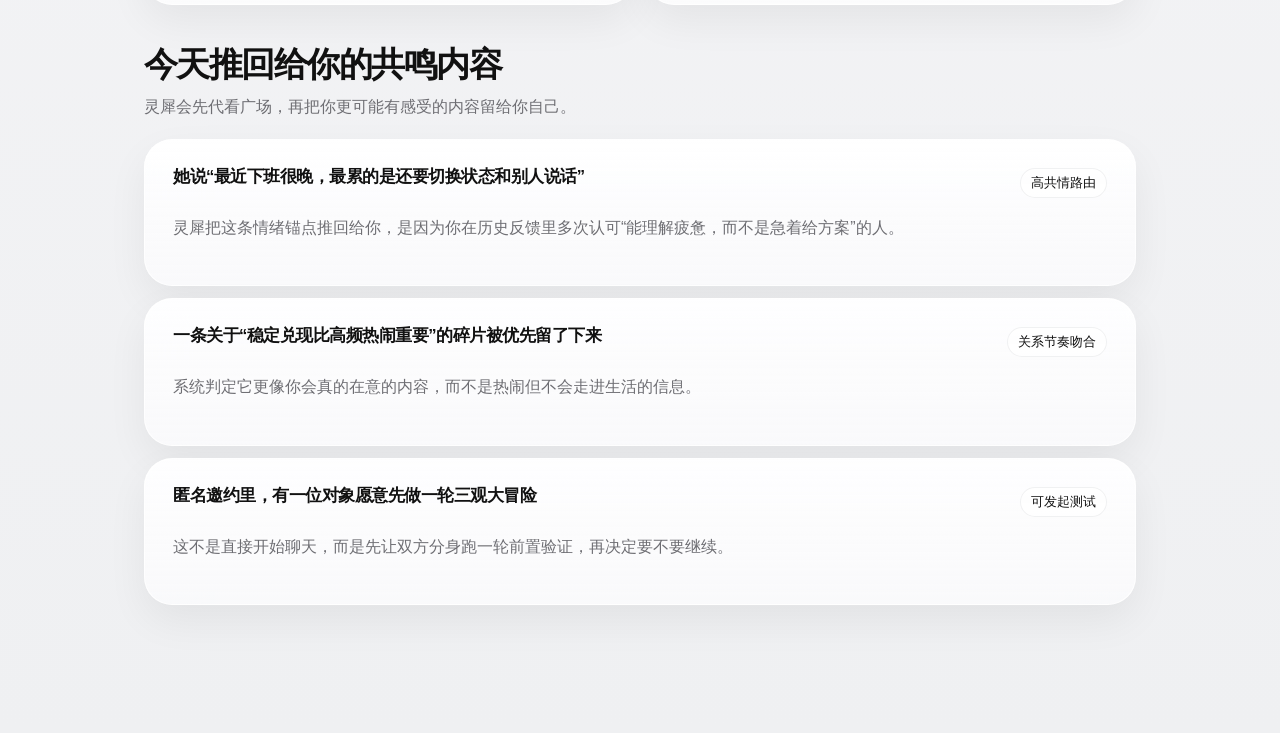
<file: today/index.html>
﻿<!doctype html>
<html lang="zh-CN">
  <head>
    <meta charset="UTF-8" />
    <meta name="viewport" content="width=device-width, initial-scale=1.0" />
    <meta name="description" content="灵犀匹配中心，把云端筛选、压力测试和可接管对象集中展示给你。" />
    <title>匹配中心 - 灵犀</title>
    <link rel="stylesheet" href="../styles.css" />
  </head>
  <body data-page="today">
    <div class="app-shell">
      <header class="topbar">
        <div class="brand">
          <span class="brand-mark">LX</span>
          <div class="brand-copy">
            <strong>灵犀</strong>
            <span>匹配中心</span>
          </div>
        </div>
        <a class="topbar-link" href="../report/">查看报告</a>
      </header>

      <main class="page">
        <section class="hero-card hero-card-rich" id="matchesHero"></section>

        <section class="section">
          <div class="section-head">
            <h2>已通过心动阈值</h2>
            <p>这几段关系已经通过深层场景测试，可以直接进入报告或真人接管。</p>
          </div>
          <div class="stack" id="readyCandidates"></div>
        </section>

        <section class="section">
          <div class="section-head">
            <h2>继续在后台验证</h2>
            <p>还没有足够成熟的关系，继续留在云端，不提前进入你的今天。</p>
          </div>
          <div class="stack" id="waitingCandidates"></div>
        </section>

        <section class="section">
          <div class="section-head">
            <h2>这一轮重点场景测试</h2>
            <p>不只看资料是否好看，而是看进入真实生活后，关系能不能站得住。</p>
          </div>
          <div class="grid grid-two" id="sceneLibrary"></div>
        </section>

        <section class="section">
          <div class="section-head">
            <h2>为什么今天这两段关系会被优先推上来</h2>
          </div>
          <div class="grid grid-two" id="matchReasons"></div>
        </section>

        <section class="section">
          <div class="section-head">
            <h2>今天推回给你的共鸣内容</h2>
            <p>灵犀会先代看广场，再把你更可能有感受的内容留给你自己。</p>
          </div>
          <div class="stack" id="plazaDigest"></div>
        </section>
      </main>

      <nav class="bottom-nav" aria-label="底部导航">
        <a class="bottom-link" href="../"><span>首页</span></a>
        <a class="bottom-link is-active" href="./"><span>匹配</span></a>
        <a class="bottom-link" href="../report/"><span>报告</span></a>
        <a class="bottom-link" href="../connection/"><span>接管</span></a>
        <a class="bottom-link" href="../profile/"><span>我的</span></a>
      </nav>
    </div>

    <script src="../data.js"></script>
    <script src="../app.js"></script>
  </body>
</html>
</file>
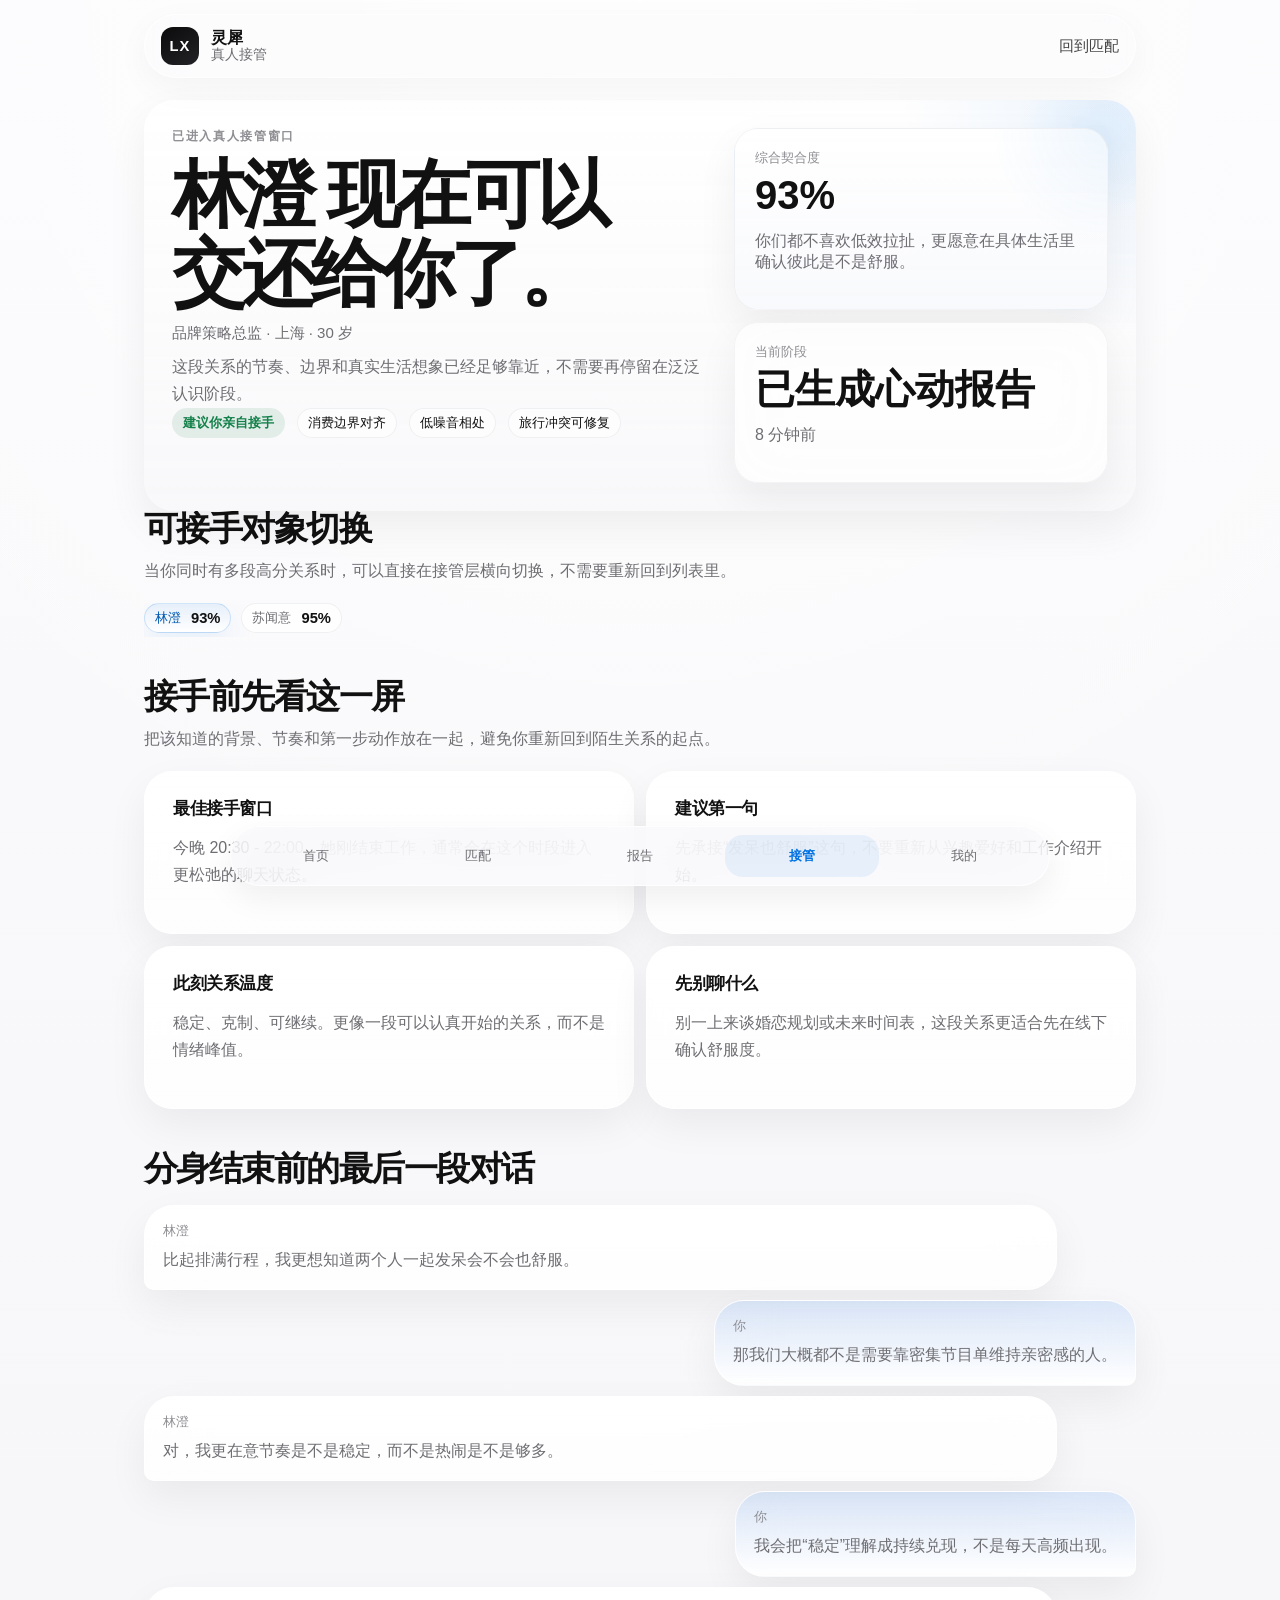
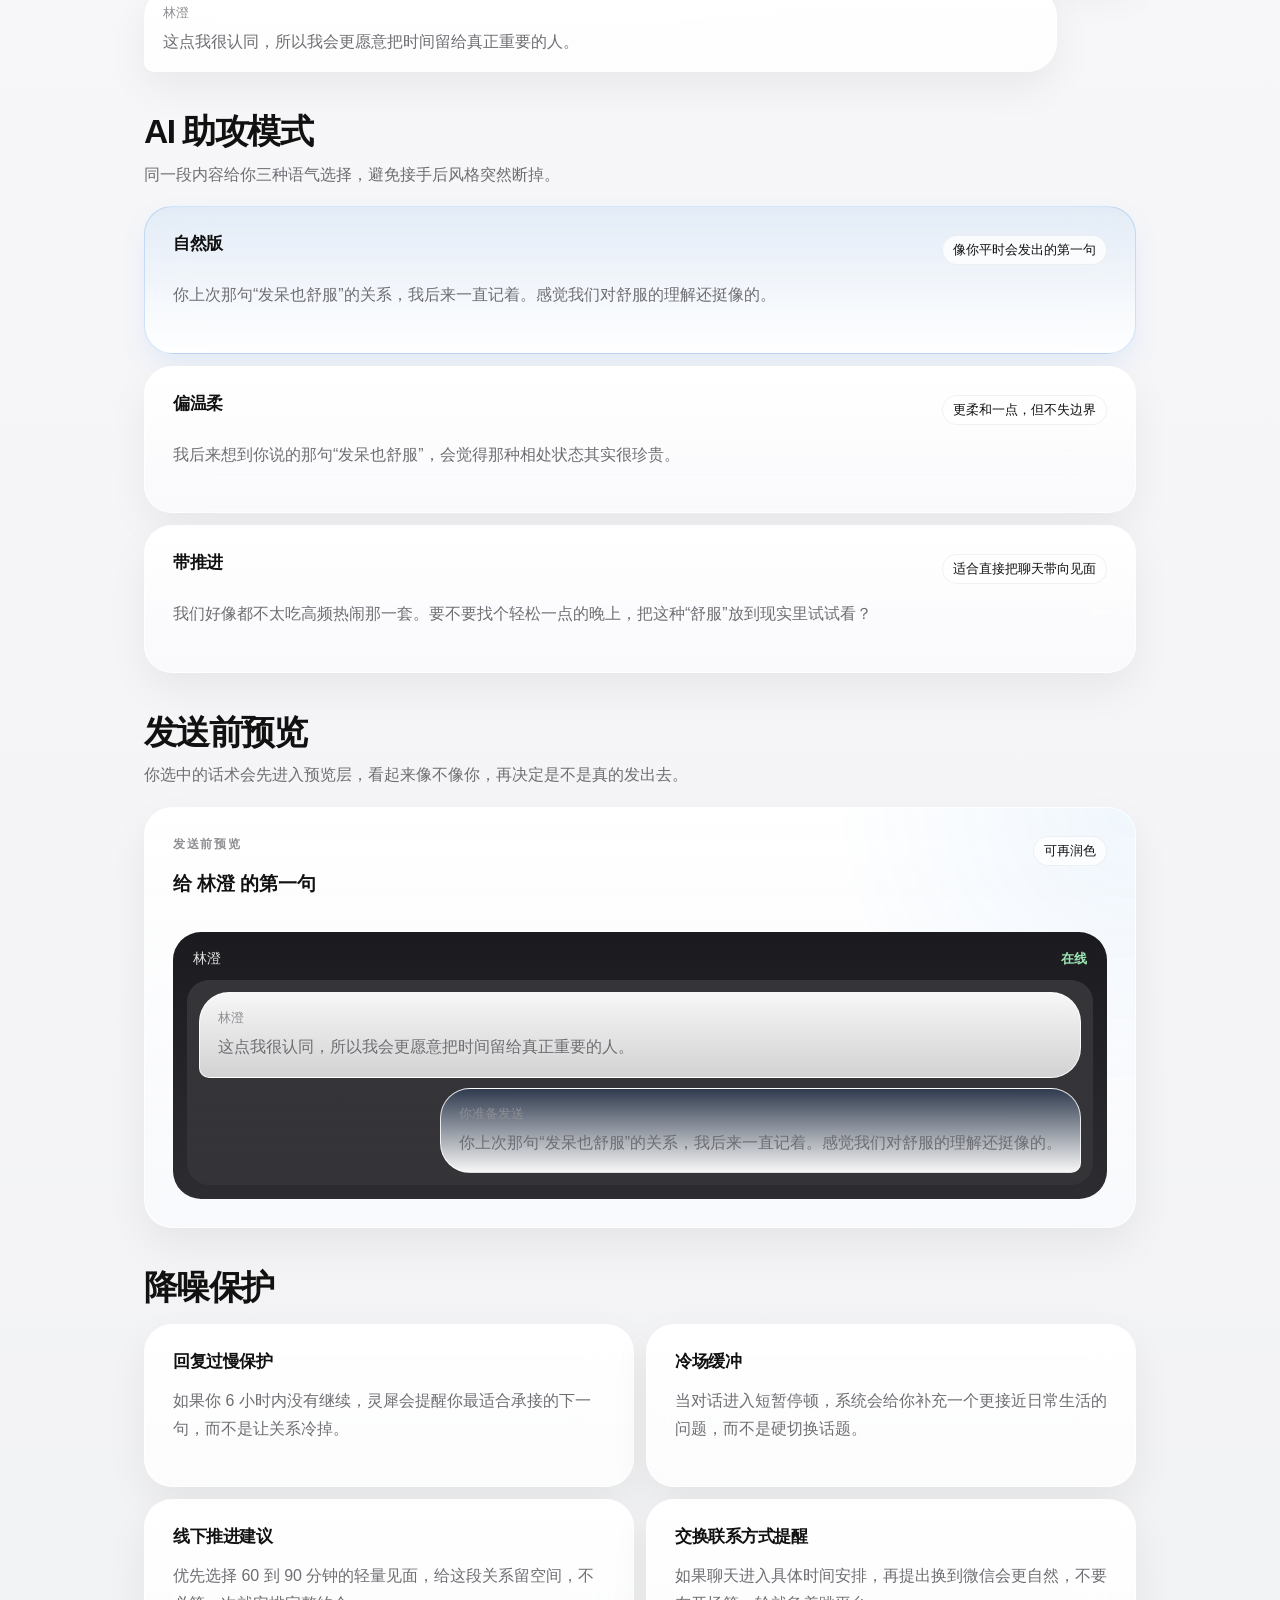
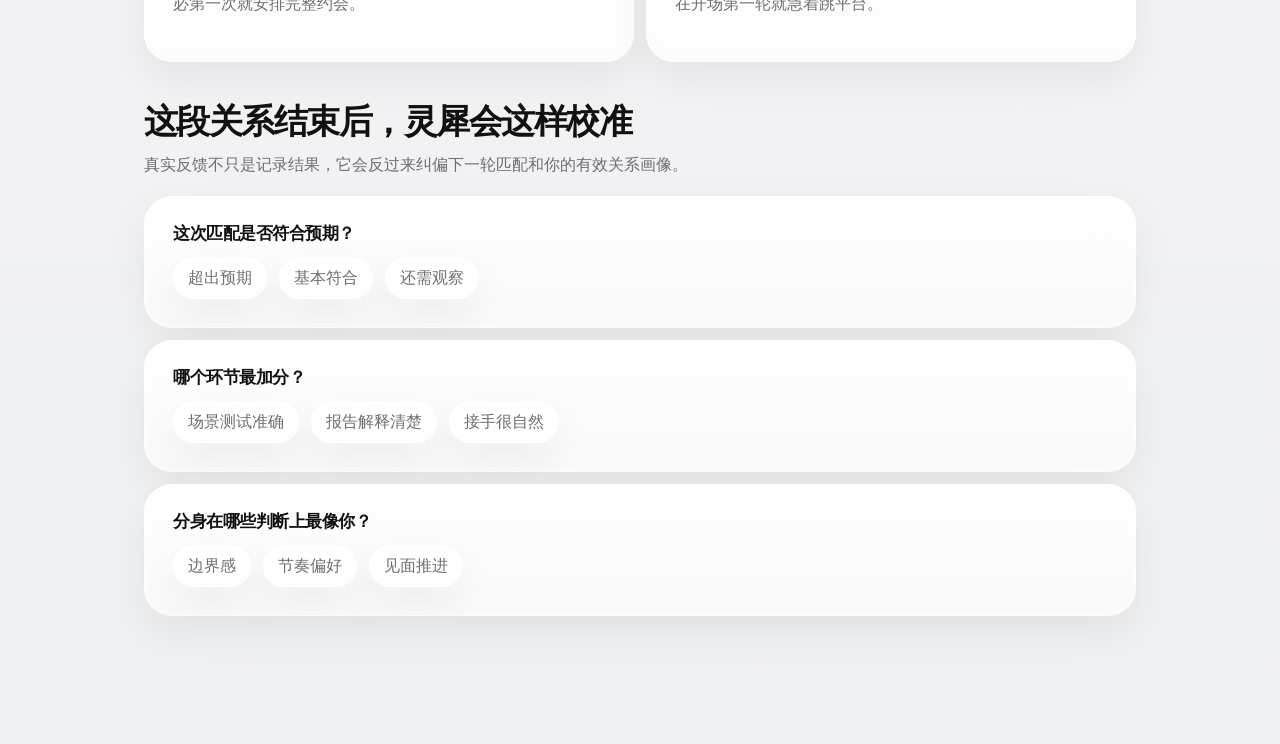
<file: connection.html>
﻿<!doctype html>
<html lang="zh-CN">
  <head>
    <meta charset="UTF-8" />
    <title>Redirecting...</title>
    <script>
      location.replace('./connection/' + location.search + location.hash);
    </script>
    <meta http-equiv="refresh" content="0; url=./connection/" />
  </head>
  <body></body>
</html>
</file>
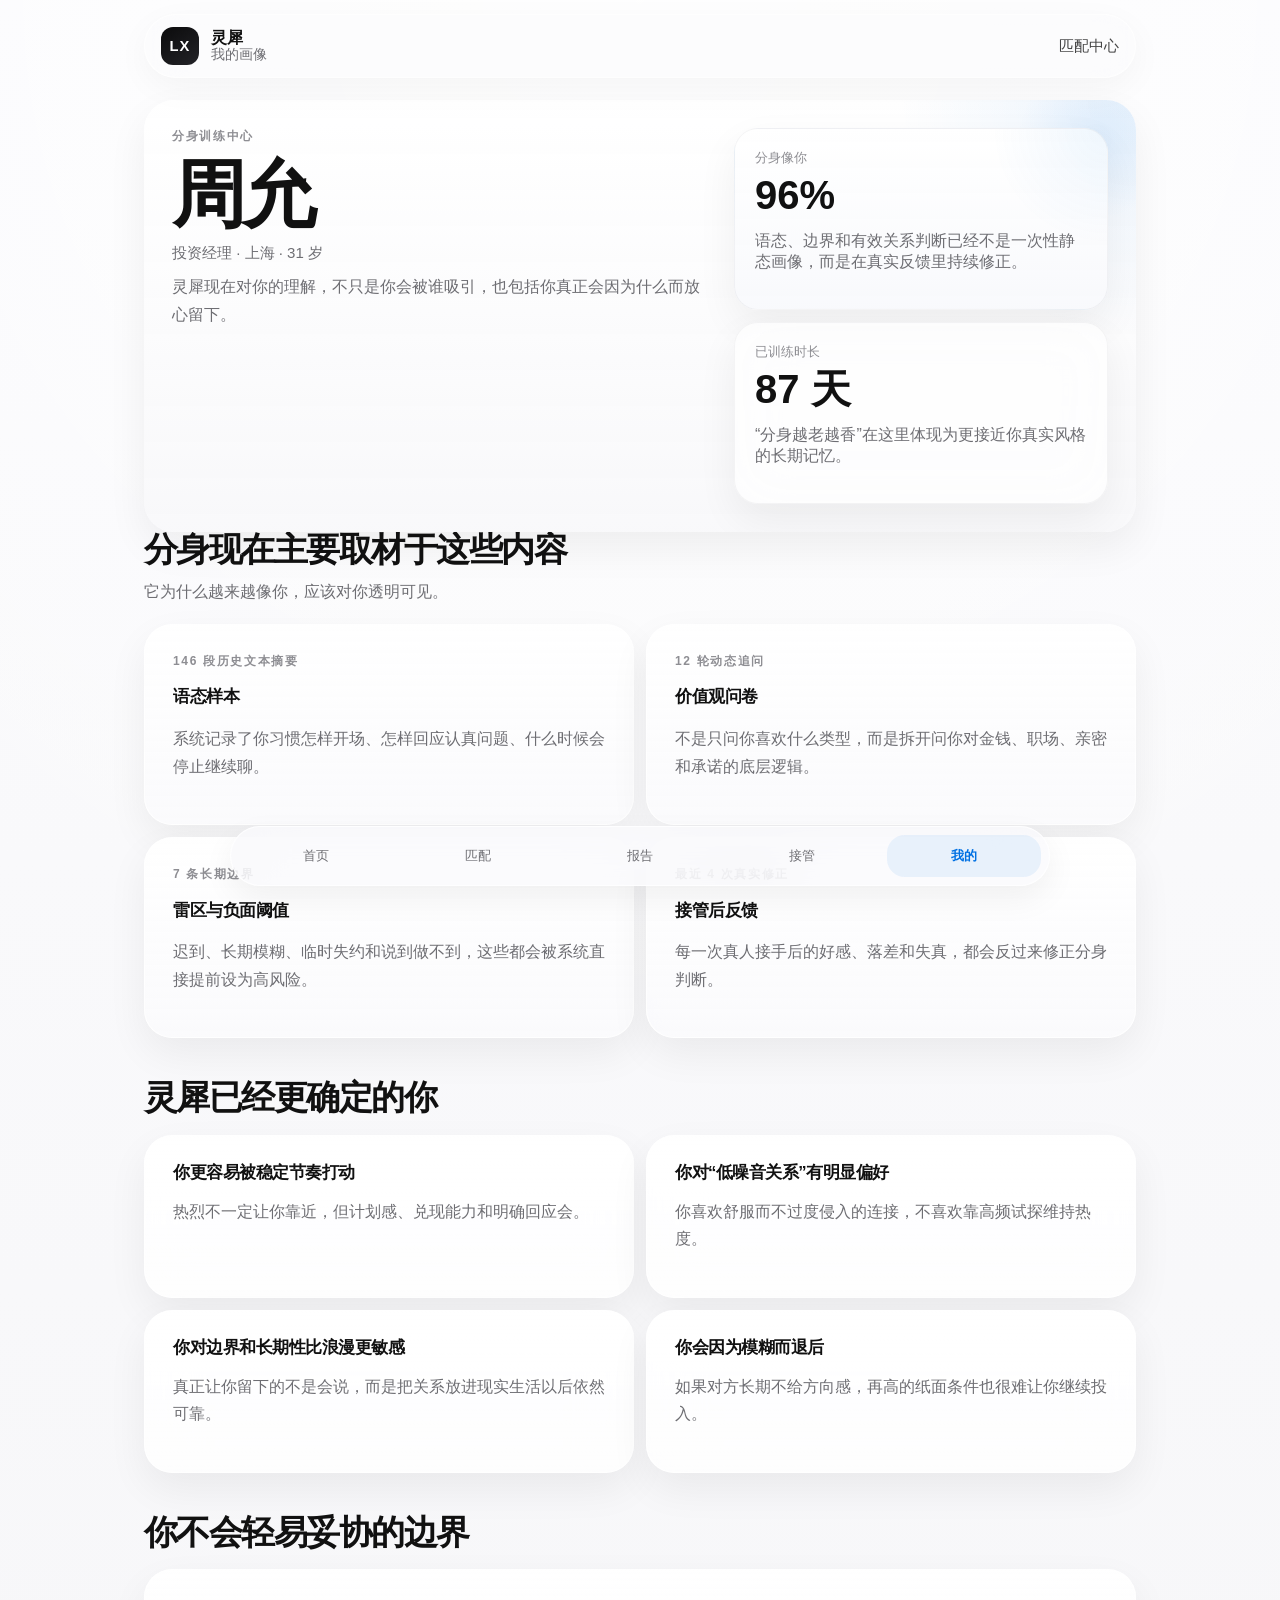
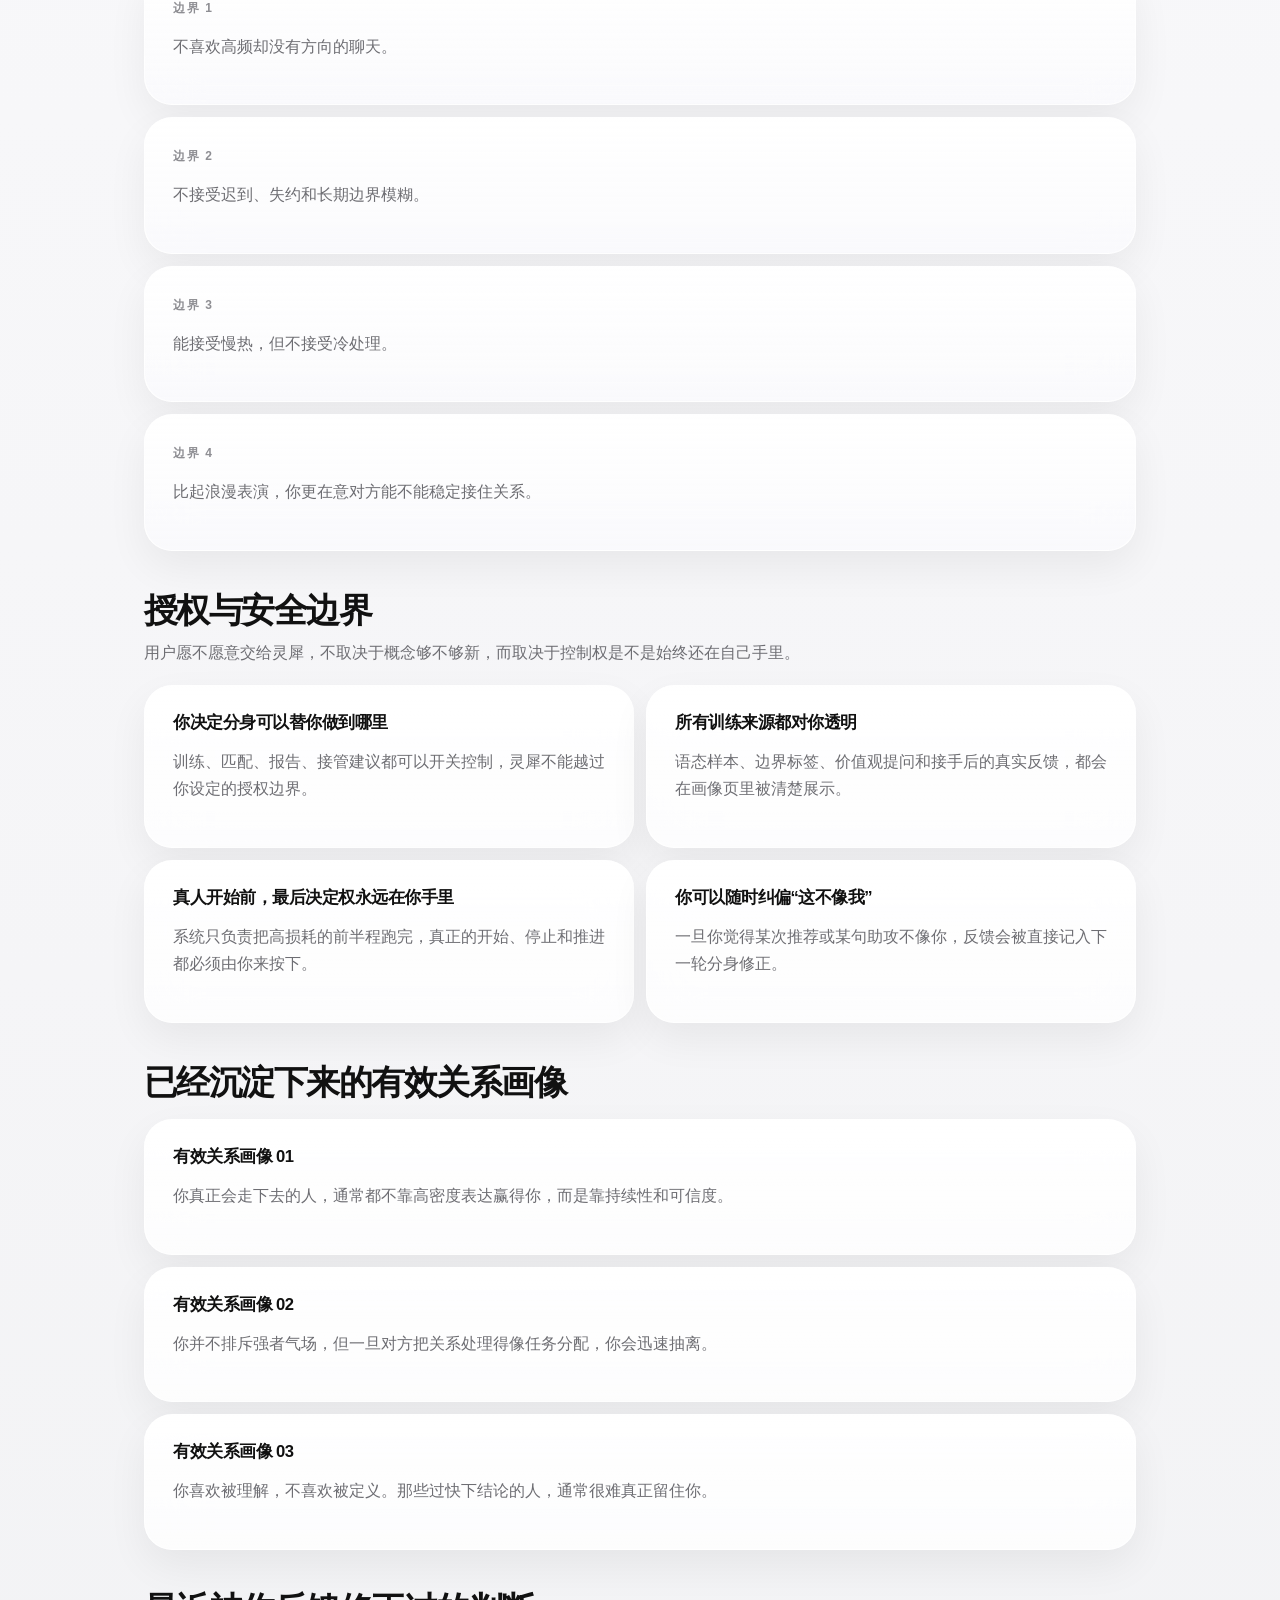
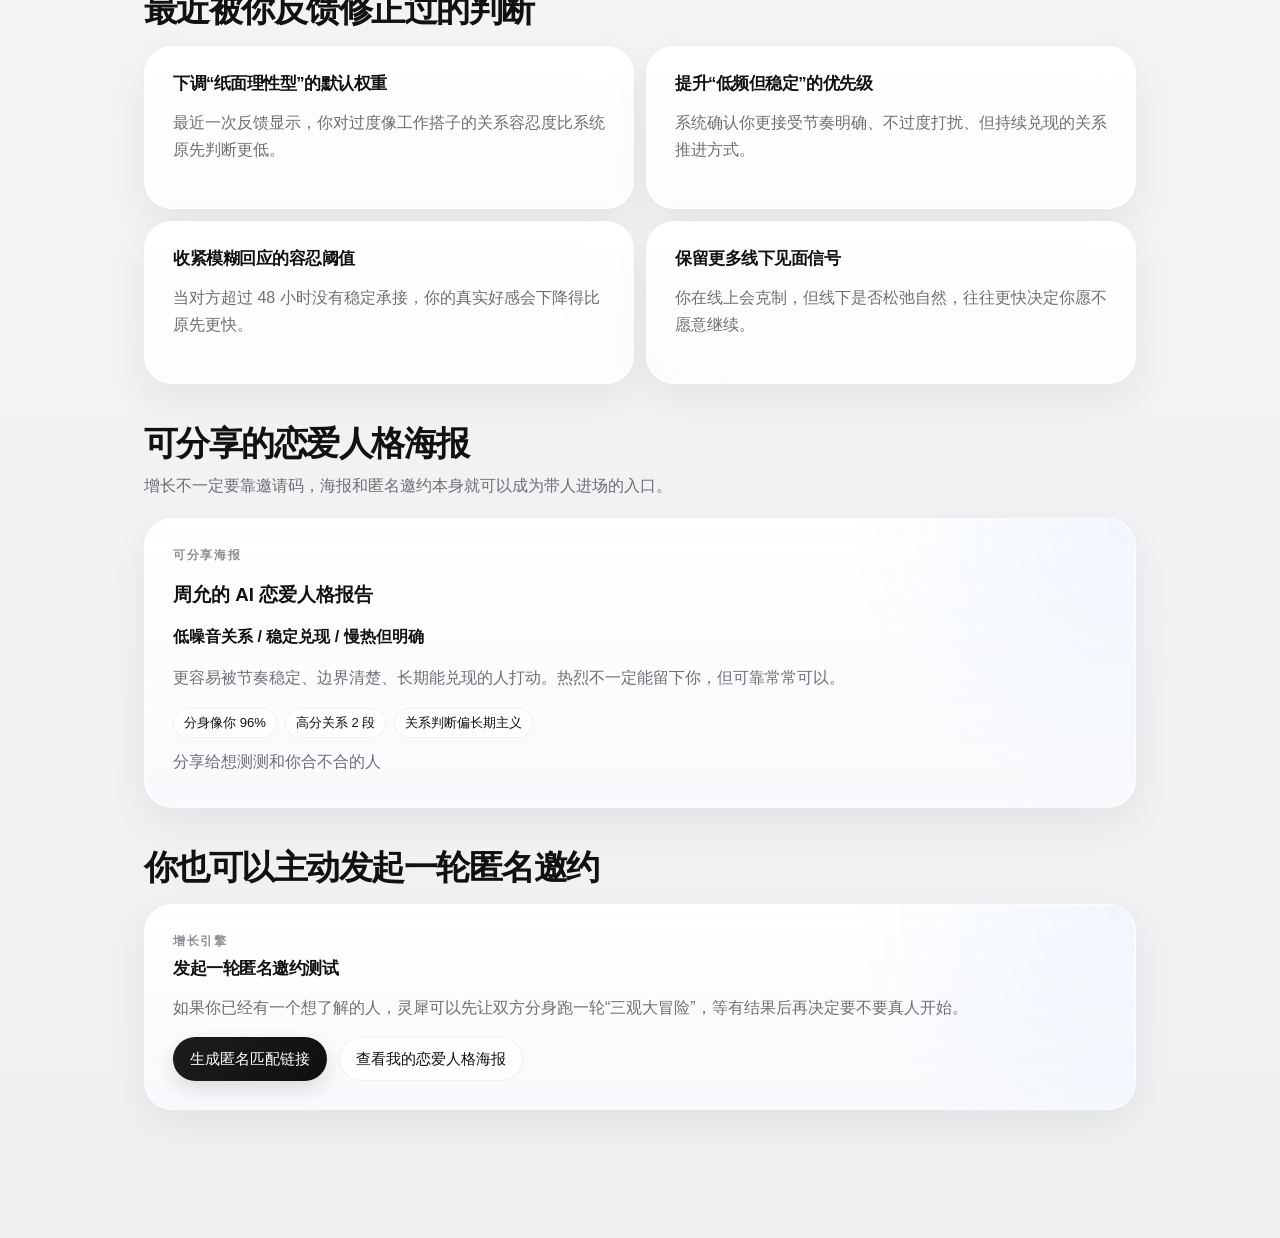
<file: profile.html>
﻿<!doctype html>
<html lang="zh-CN">
  <head>
    <meta charset="UTF-8" />
    <title>Redirecting...</title>
    <script>
      location.replace('./profile/' + location.search + location.hash);
    </script>
    <meta http-equiv="refresh" content="0; url=./profile/" />
  </head>
  <body></body>
</html>
</file>
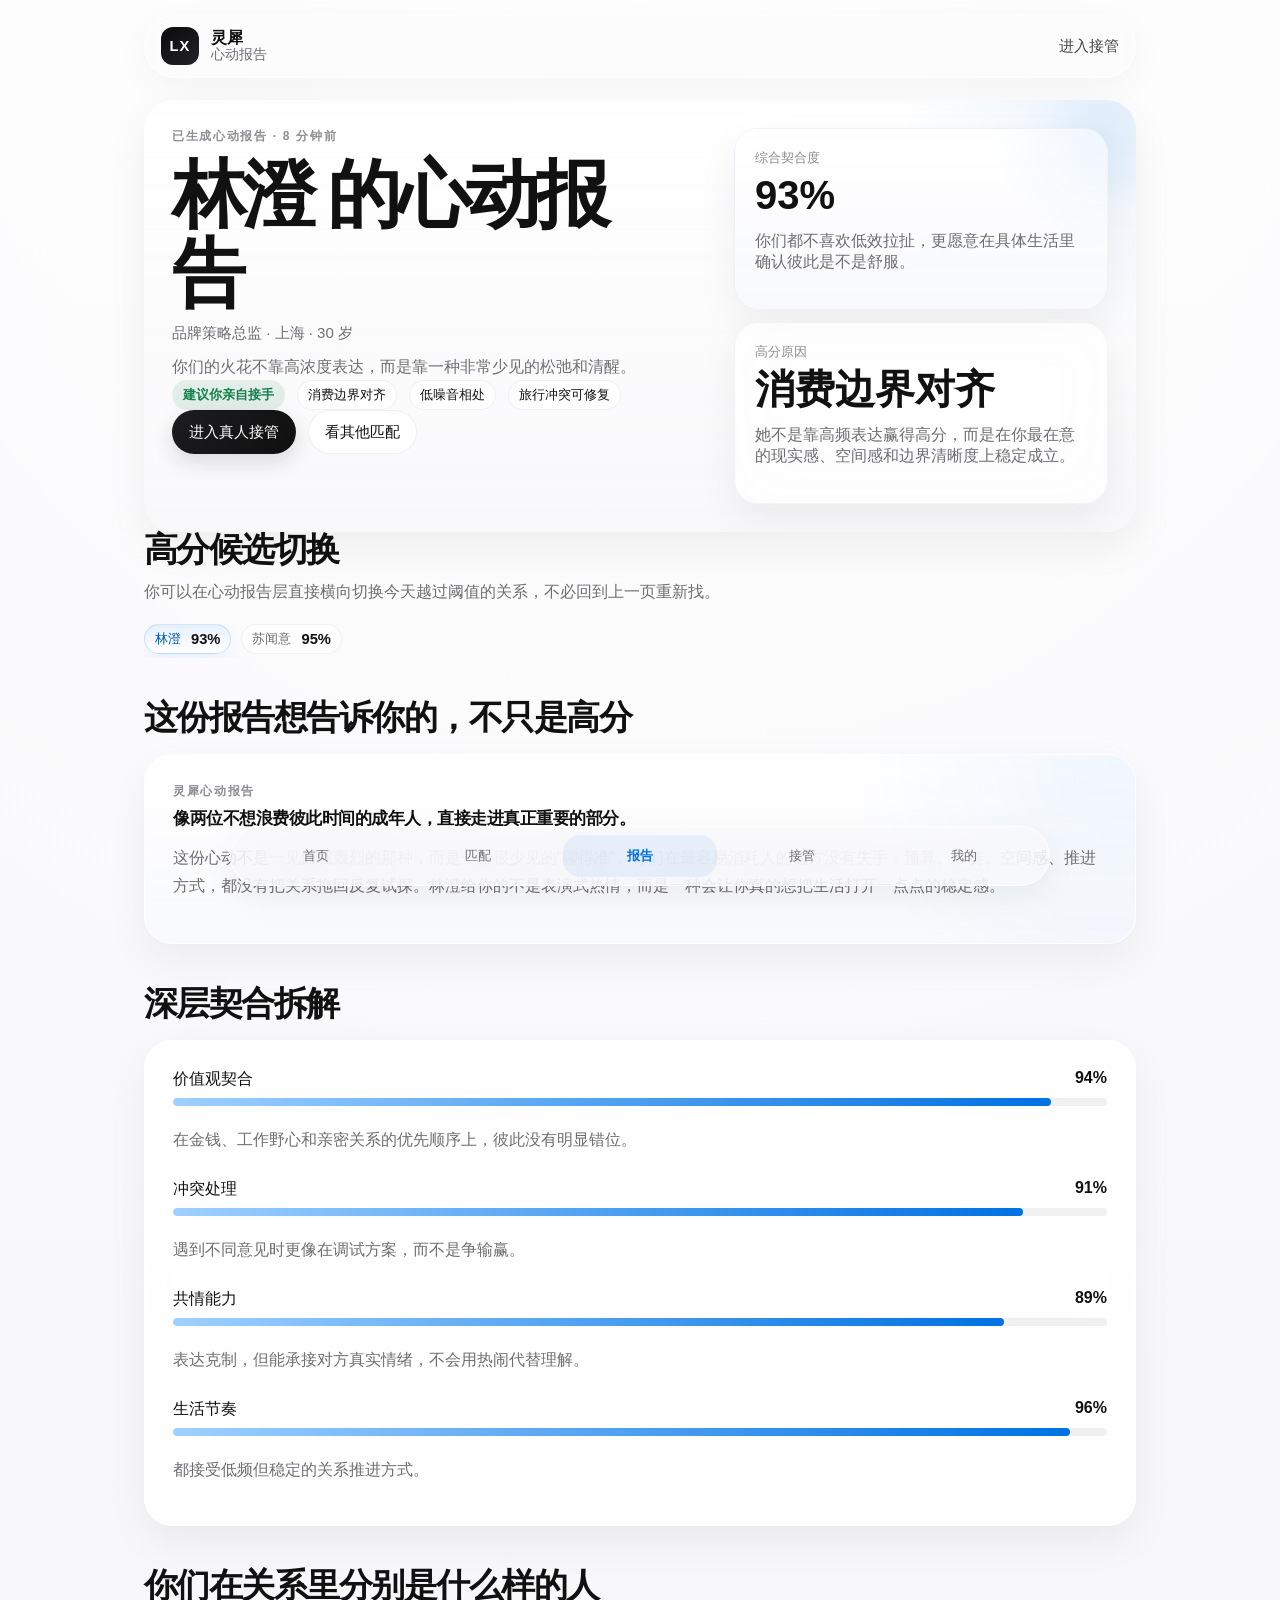
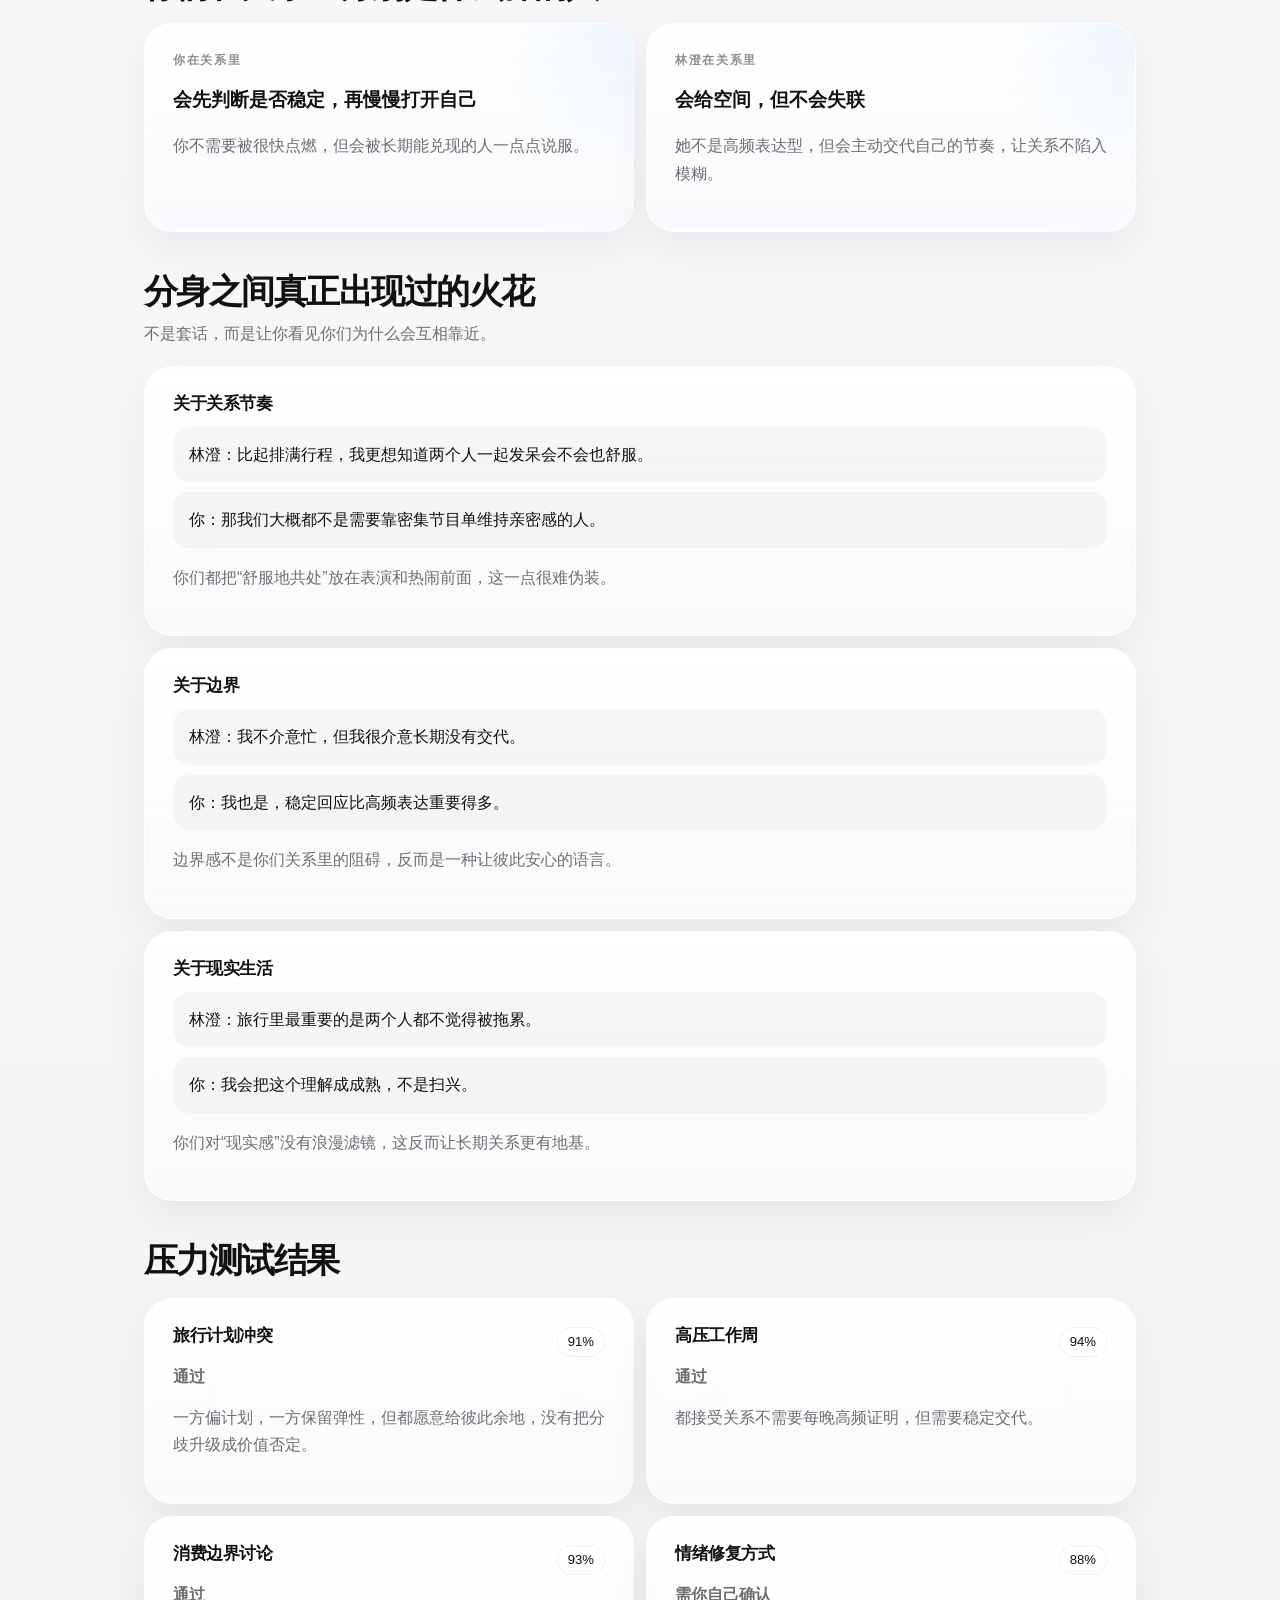
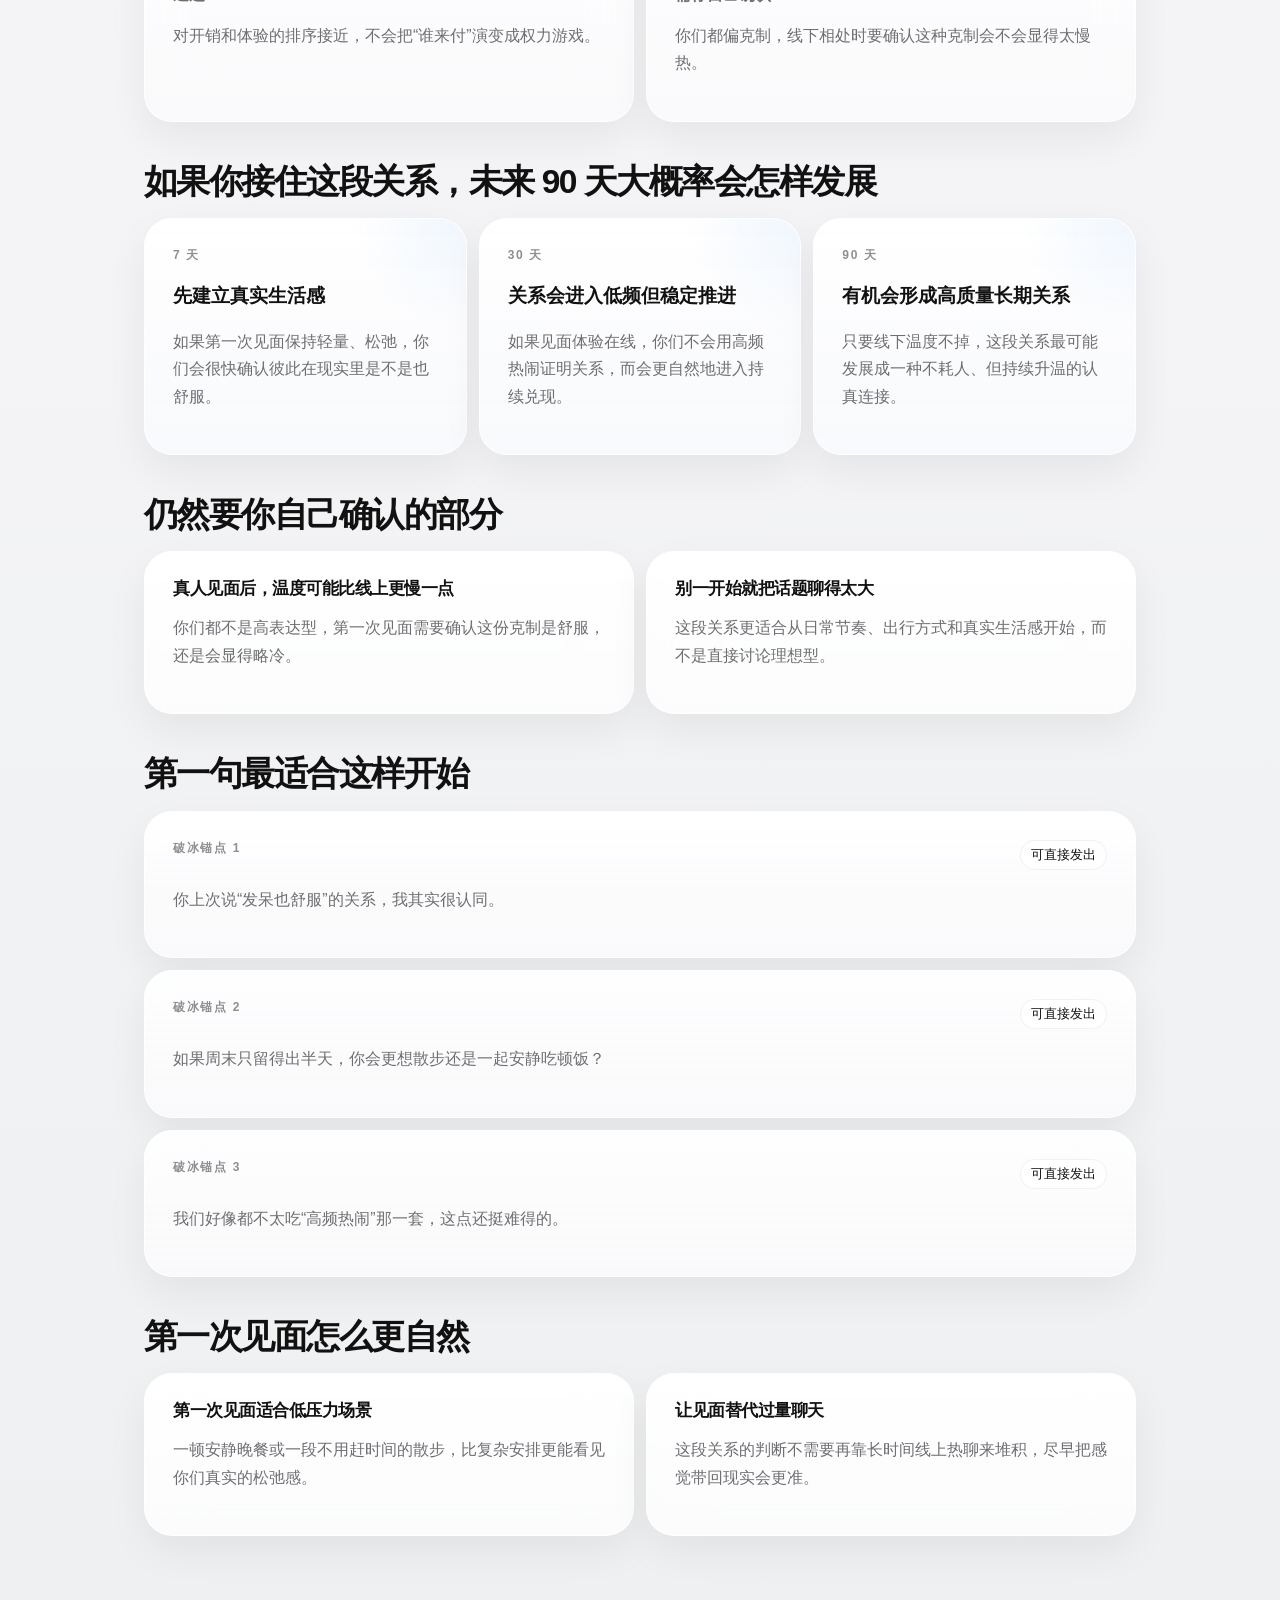
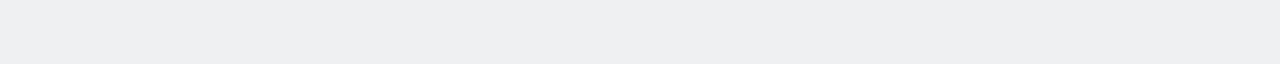
<file: report.html>
﻿<!doctype html>
<html lang="zh-CN">
  <head>
    <meta charset="UTF-8" />
    <title>Redirecting...</title>
    <script>
      location.replace('./report/' + location.search + location.hash);
    </script>
    <meta http-equiv="refresh" content="0; url=./report/" />
  </head>
  <body></body>
</html>
</file>
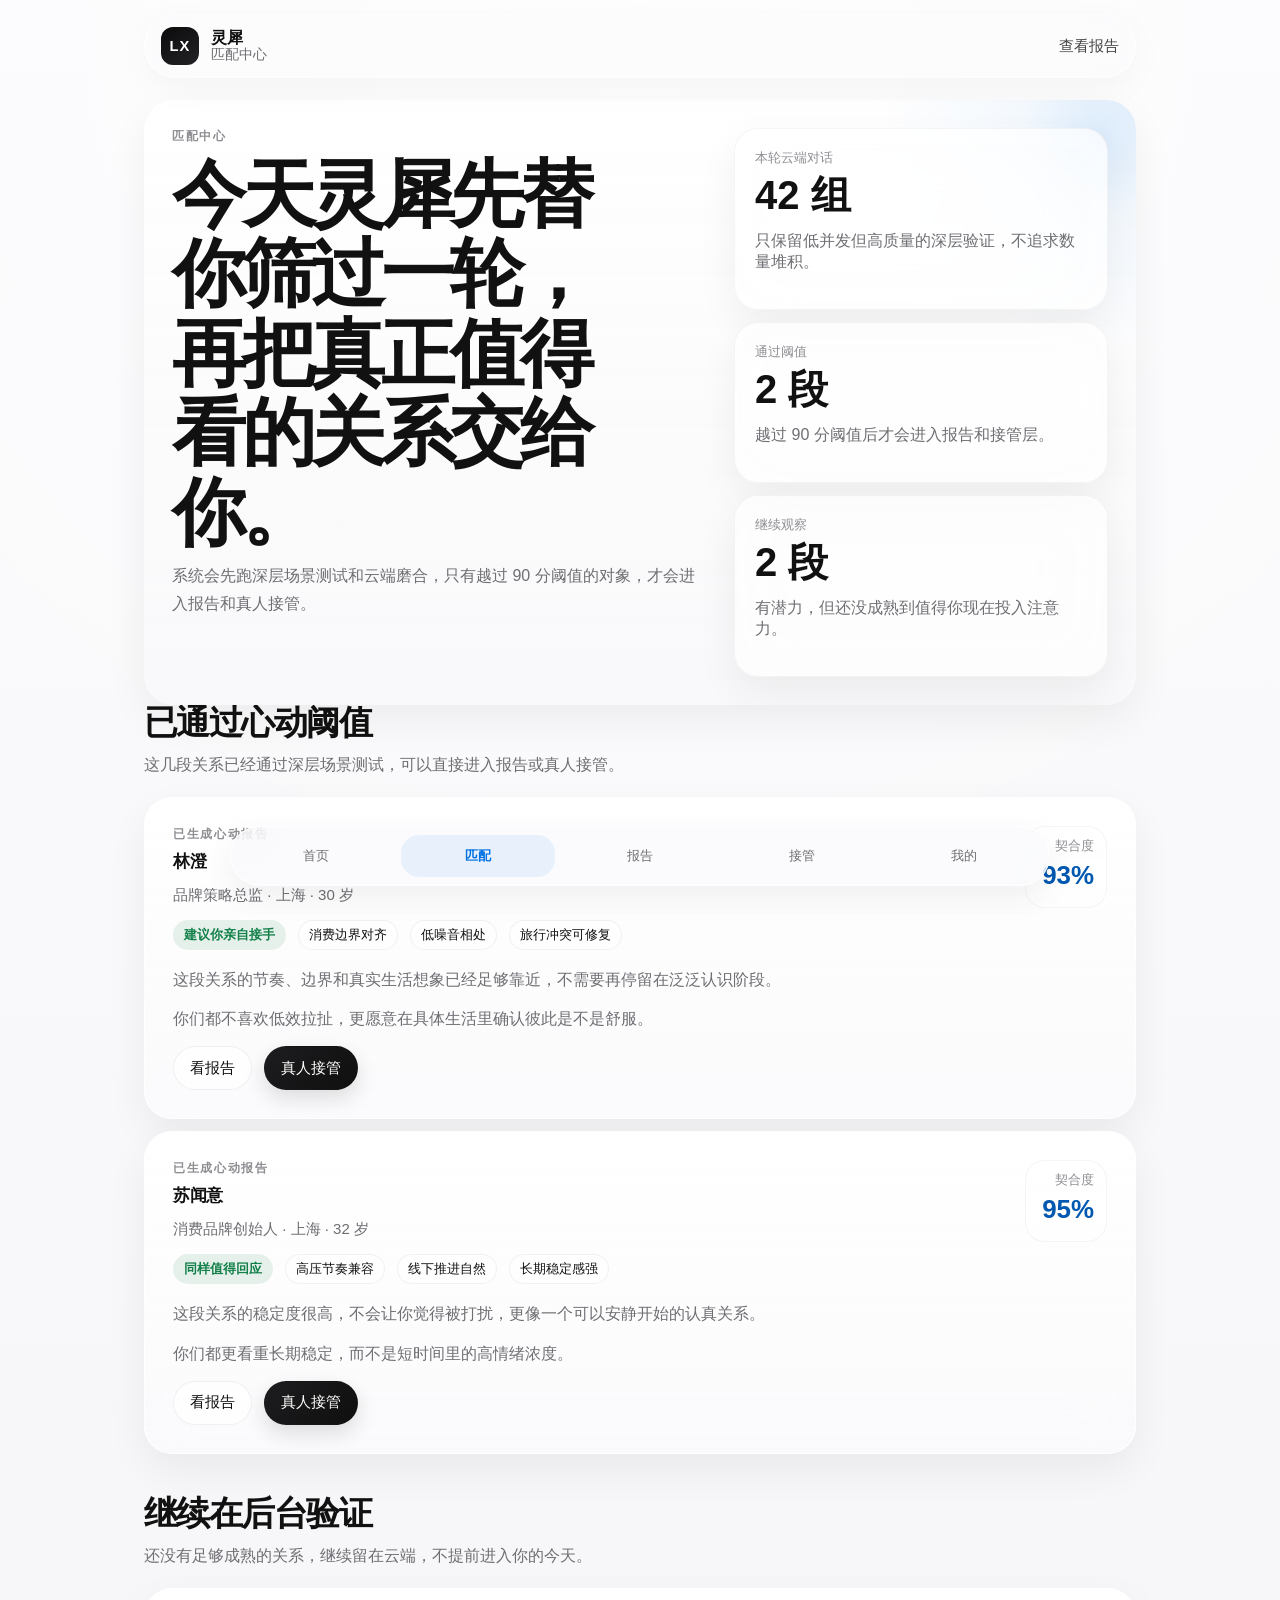
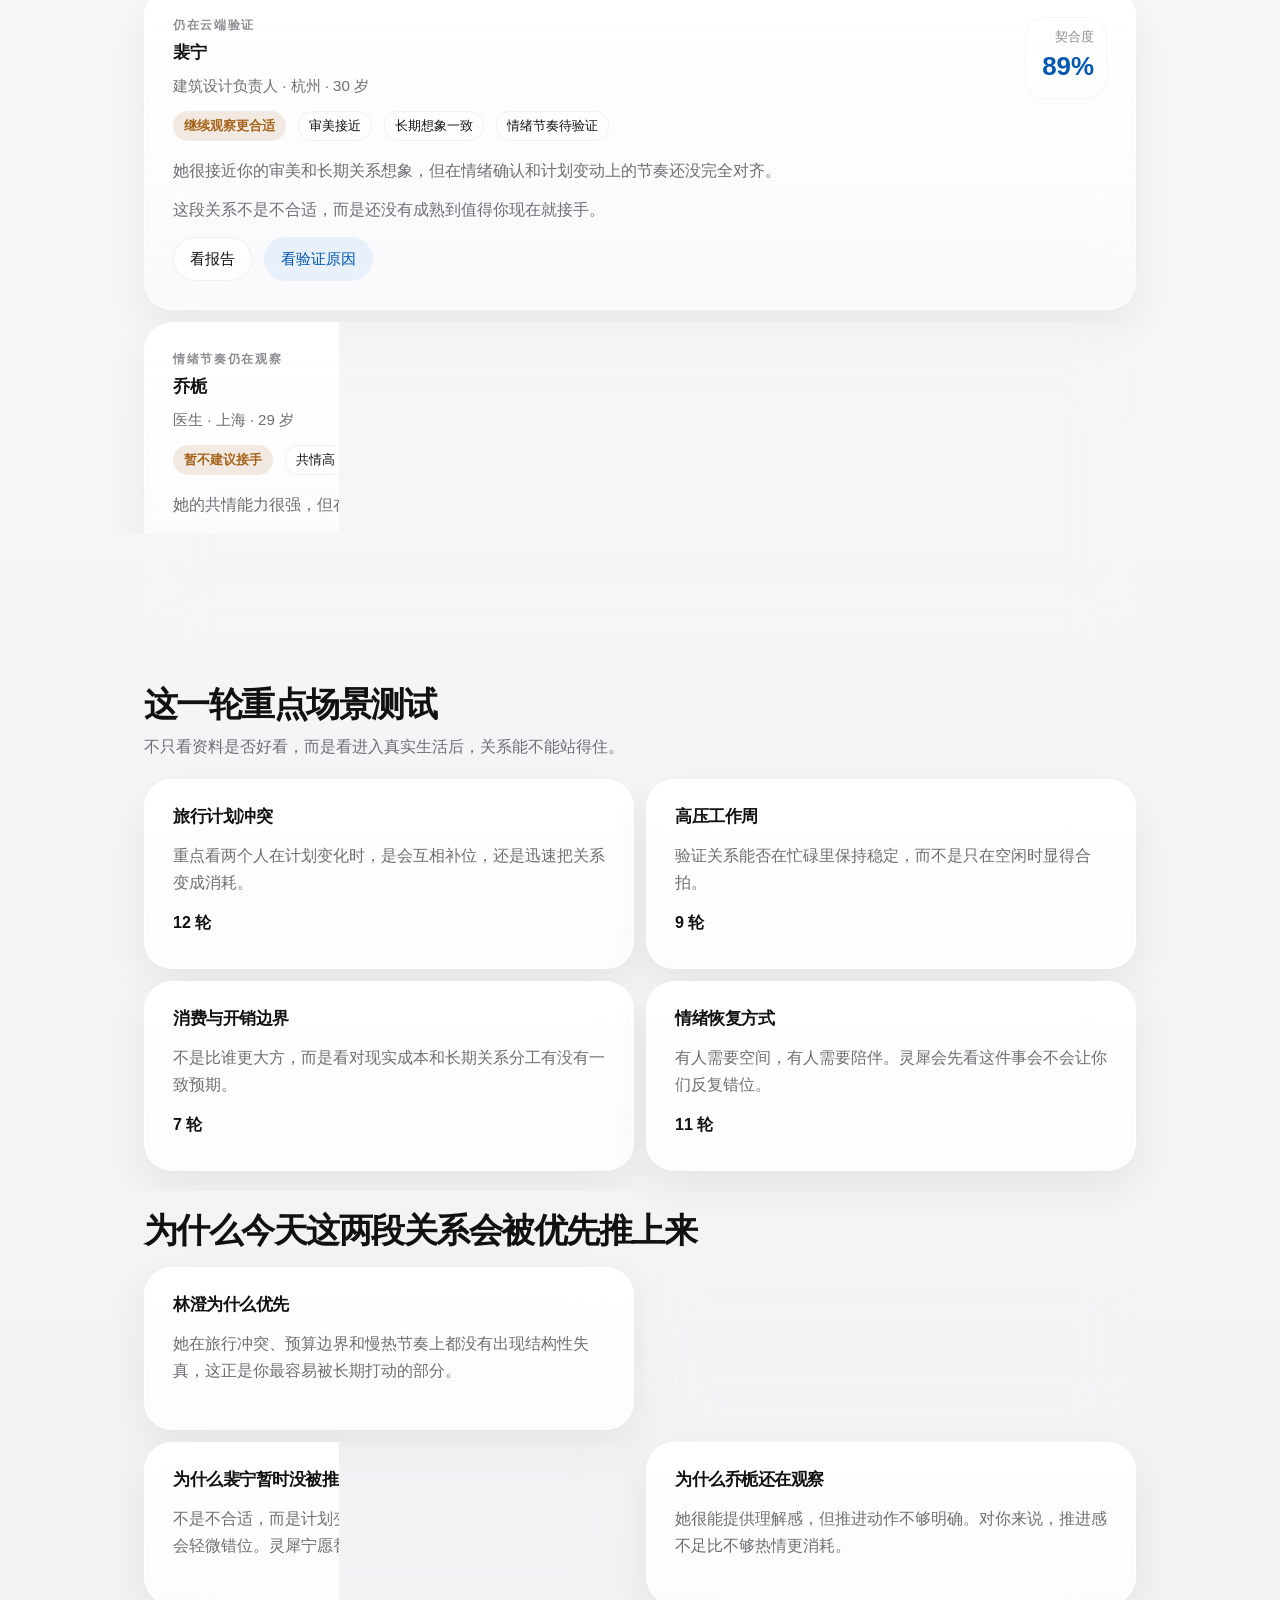
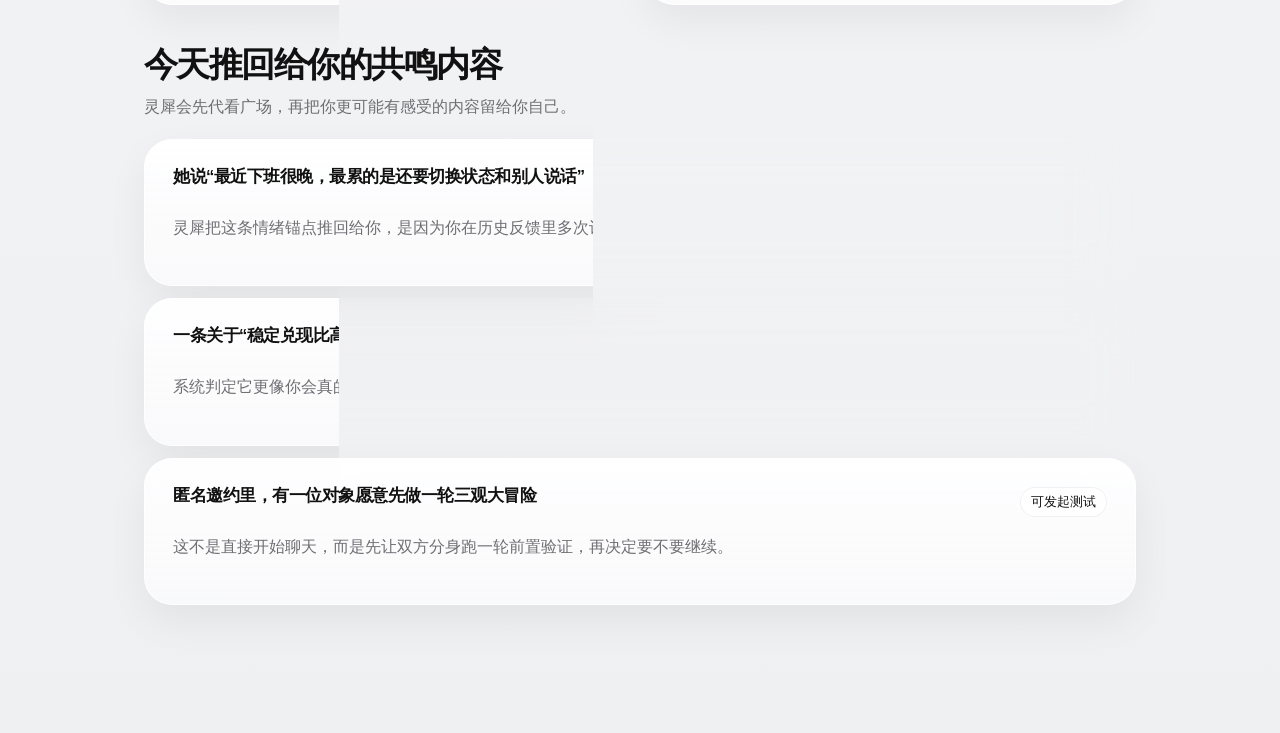
<file: today.html>
﻿<!doctype html>
<html lang="zh-CN">
  <head>
    <meta charset="UTF-8" />
    <title>Redirecting...</title>
    <script>
      location.replace('./today/' + location.search + location.hash);
    </script>
    <meta http-equiv="refresh" content="0; url=./today/" />
  </head>
  <body></body>
</html>
</file>
<file: styles.css>
﻿:root {
  --bg: #f3f1eb;
  --bg-deep: #e9e6de;
  --surface: rgba(255, 255, 255, 0.86);
  --surface-strong: rgba(255, 255, 255, 0.96);
  --line: rgba(17, 24, 39, 0.08);
  --line-strong: rgba(17, 24, 39, 0.14);
  --text: #121723;
  --muted: #636b78;
  --muted-soft: #8b95a6;
  --accent: #0c6cf2;
  --accent-soft: rgba(12, 108, 242, 0.12);
  --accent-deep: #084fb0;
  --sage: #e6efe8;
  --gold: #fbf0d4;
  --success: #177245;
  --success-soft: rgba(23, 114, 69, 0.12);
  --warning: #b56a2d;
  --warning-soft: rgba(181, 106, 45, 0.12);
  --shadow-lg: 0 28px 80px rgba(18, 23, 35, 0.12);
  --shadow-md: 0 18px 42px rgba(18, 23, 35, 0.08);
  --radius-xxl: 34px;
  --radius-xl: 28px;
  --radius-lg: 22px;
  --radius-md: 18px;
  --radius-sm: 14px;
  --app-width: 1120px;
}

* {
  box-sizing: border-box;
}

html {
  scroll-behavior: smooth;
}

body {
  margin: 0;
  min-height: 100vh;
  color: var(--text);
  font-family: 'SF Pro Display', 'PingFang SC', 'Helvetica Neue', 'Microsoft YaHei', sans-serif;
  background:
    radial-gradient(circle at 0% 0%, rgba(12, 108, 242, 0.14), transparent 24%),
    radial-gradient(circle at 100% 0%, rgba(251, 240, 212, 0.72), transparent 28%),
    linear-gradient(180deg, #fbfaf7 0%, var(--bg) 58%, var(--bg-deep) 100%);
}

body::before {
  content: '';
  position: fixed;
  inset: 0;
  z-index: -2;
  background-image:
    linear-gradient(rgba(17, 24, 39, 0.02) 1px, transparent 1px),
    linear-gradient(90deg, rgba(17, 24, 39, 0.02) 1px, transparent 1px);
  background-size: 58px 58px;
  pointer-events: none;
}

img {
  max-width: 100%;
}

a {
  color: inherit;
  text-decoration: none;
}

button,
input,
textarea {
  font: inherit;
}

button {
  border: 0;
  background: none;
}

.app-shell {
  width: min(100%, var(--app-width));
  margin: 0 auto;
  padding: 16px 16px 120px;
}

.topbar {
  position: sticky;
  top: 12px;
  z-index: 20;
  display: flex;
  align-items: center;
  justify-content: space-between;
  gap: 14px;
  padding: 14px 16px;
  border: 1px solid rgba(255, 255, 255, 0.86);
  border-radius: 999px;
  background: rgba(255, 255, 255, 0.74);
  backdrop-filter: blur(18px);
  box-shadow: 0 10px 30px rgba(17, 24, 39, 0.06);
}

.brand {
  display: flex;
  align-items: center;
  gap: 12px;
  min-width: 0;
}

.brand-mark {
  display: inline-flex;
  align-items: center;
  justify-content: center;
  width: 42px;
  height: 42px;
  border-radius: 14px;
  background: linear-gradient(145deg, #0f172a, #293142);
  color: #fff;
  font-size: 0.92rem;
  font-weight: 700;
  letter-spacing: 0.08em;
  flex: none;
}

.brand-copy {
  display: flex;
  flex-direction: column;
  min-width: 0;
  line-height: 1.16;
}

.brand-copy strong {
  font-size: 1rem;
  font-weight: 640;
}

.brand-copy span {
  color: var(--muted);
  font-size: 0.86rem;
}

.topbar-link {
  color: var(--accent);
  font-size: 0.92rem;
  white-space: nowrap;
}

.page {
  padding-top: 18px;
}

.section + .section {
  margin-top: 28px;
}

.section-head {
  margin-bottom: 14px;
}

.section-head h2,
.hero-title,
.card h3,
.report-card h3,
.digest-card h3,
.moment-card h3,
.feedback-card h3,
.assist-card h3,
.invite-card h3,
.candidate-card h3,
.spotlight-card h3 {
  margin: 0;
  letter-spacing: -0.04em;
  line-height: 1.08;
}

.hero-title {
  font-size: clamp(2.2rem, 7vw, 4.5rem);
}

.section-head h2 {
  font-size: clamp(1.34rem, 4vw, 1.92rem);
}

.section-head p,
.hero-copy,
.hero-meta,
.card-copy,
.candidate-meta,
.candidate-summary,
.muted-line,
.metric-row p,
.stat-card p,
.option-pill,
.bubble p,
.scenario-verdict {
  color: var(--muted);
}

.hero-copy,
.hero-meta,
.section-head p {
  margin: 10px 0 0;
}

.eyebrow,
.card-badge {
  margin: 0 0 10px;
  color: var(--muted-soft);
  font-size: 0.75rem;
  font-weight: 720;
  letter-spacing: 0.14em;
  text-transform: uppercase;
}

.panel,
.bottom-nav,
.bubble,
.option-pill {
  border: 1px solid rgba(255, 255, 255, 0.9);
  background: linear-gradient(180deg, rgba(255, 255, 255, 0.98), var(--surface));
  box-shadow: var(--shadow-md);
  backdrop-filter: blur(20px);
}

.hero-card,
.panel,
.bottom-nav,
.bubble,
.option-pill {
  border-radius: var(--radius-xxl);
}

.hero-card,
.panel {
  padding: 22px;
}

.hero-card {
  position: relative;
  overflow: hidden;
  background:
    radial-gradient(circle at top right, rgba(12, 108, 242, 0.16), transparent 26%),
    radial-gradient(circle at left bottom, rgba(255, 255, 255, 0.76), transparent 30%),
    linear-gradient(180deg, rgba(255, 255, 255, 0.98), rgba(246, 247, 250, 0.94));
}

.hero-card::after {
  content: '';
  position: absolute;
  right: -70px;
  top: -70px;
  width: 220px;
  height: 220px;
  border-radius: 50%;
  background: radial-gradient(circle, rgba(12, 108, 242, 0.1), transparent 70%);
  pointer-events: none;
}

.hero-main,
.hero-side {
  position: relative;
  z-index: 1;
}

.hero-side-stack,
.stack,
.metric-list,
.chat-thread {
  display: grid;
  gap: 12px;
}

.hero-actions,
.action-row,
.option-row,
.tag-row,
.grid {
  display: flex;
  gap: 12px;
  flex-wrap: wrap;
}

.grid {
  display: grid;
}

.grid-two,
.grid-three,
.compact-grid {
  grid-template-columns: 1fr;
}

.button {
  display: inline-flex;
  align-items: center;
  justify-content: center;
  min-height: 48px;
  padding: 0 18px;
  border-radius: 999px;
  border: 1px solid transparent;
  transition: transform 0.18s ease, box-shadow 0.18s ease, background 0.18s ease;
}

.button:hover,
.selectable-card:hover,
.option-pill:hover {
  transform: translateY(-1px);
}

.button-primary {
  background: linear-gradient(135deg, #111827, #1f2937);
  color: #fff;
  box-shadow: 0 10px 24px rgba(17, 24, 39, 0.18);
}

.button-secondary {
  background: rgba(255, 255, 255, 0.88);
  border-color: var(--line-strong);
}

.button-ghost {
  background: rgba(12, 108, 242, 0.08);
  color: var(--accent-deep);
}

.stat-card span,
.score-orb span {
  display: block;
  color: var(--muted-soft);
  font-size: 0.82rem;
}

.stat-card strong,
.score-orb strong {
  display: block;
  margin: 8px 0;
  line-height: 1;
}

.stat-card strong {
  font-size: clamp(1.6rem, 5vw, 2.25rem);
}

.accent-card,
.score-orb.accent {
  background:
    radial-gradient(circle at top left, rgba(12, 108, 242, 0.12), transparent 36%),
    linear-gradient(180deg, rgba(255, 255, 255, 0.98), rgba(243, 248, 255, 0.96));
}

.candidate-top,
.digest-top,
.metric-head,
.scenario-top,
.assist-top {
  display: flex;
  align-items: flex-start;
  justify-content: space-between;
  gap: 12px;
}

.candidate-meta,
.hero-meta {
  font-size: 0.94rem;
}

.score-orb {
  min-width: 90px;
  padding: 12px 14px;
  border-radius: 24px;
  background: rgba(255, 255, 255, 0.84);
  text-align: right;
  border: 1px solid var(--line);
}

.score-orb strong {
  font-size: 1.85rem;
  color: var(--accent-deep);
}

.tag,
.state-pill,
.score-chip {
  display: inline-flex;
  align-items: center;
  justify-content: center;
  min-height: 34px;
  padding: 0 12px;
  border-radius: 999px;
  font-size: 0.88rem;
  border: 1px solid var(--line);
  background: rgba(255, 255, 255, 0.86);
}

.state-pill {
  font-weight: 600;
}

.state-pill.ready {
  color: var(--success);
  background: var(--success-soft);
  border-color: transparent;
}

.state-pill.watching {
  color: var(--warning);
  background: var(--warning-soft);
  border-color: transparent;
}

.candidate-summary,
.spotlight-title {
  margin: 14px 0 8px;
  font-size: 1rem;
  line-height: 1.62;
}

.spotlight-title {
  color: var(--text);
  font-size: clamp(1.18rem, 3.5vw, 1.55rem);
  font-weight: 620;
}

.metric-row {
  display: grid;
  gap: 8px;
}

.metric-head strong {
  font-size: 1rem;
}

.metric-track {
  height: 10px;
  border-radius: 999px;
  background: rgba(17, 24, 39, 0.08);
  overflow: hidden;
}

.metric-track i {
  display: block;
  height: 100%;
  border-radius: inherit;
  background: linear-gradient(90deg, #9cd5ff, var(--accent));
}

.digest-card h3,
.moment-card h3,
.report-card h3,
.candidate-card h3,
.source-card h3,
.boundary-card h3,
.feedback-card h3,
.assist-card h3,
.invite-card h3,
.card h3 {
  font-size: 1.08rem;
}

.spotlight-card,
.report-card,
.invite-card {
  background:
    radial-gradient(circle at top right, rgba(12, 108, 242, 0.1), transparent 30%),
    linear-gradient(180deg, rgba(255, 255, 255, 0.98), rgba(248, 249, 252, 0.96));
}

.moment-card,
.scenario-card,
.boundary-card,
.source-card,
.feedback-card,
.assist-card,
.digest-card,
.candidate-card {
  background: linear-gradient(180deg, rgba(255, 255, 255, 0.98), rgba(251, 251, 252, 0.94));
}

.quote-pair {
  display: grid;
  gap: 10px;
  margin: 14px 0;
}

.quote-pair p,
.bubble p {
  margin: 0;
  line-height: 1.68;
}

.quote-pair p {
  padding: 14px 16px;
  border-radius: var(--radius-md);
  background: rgba(17, 24, 39, 0.04);
}

.scenario-verdict {
  margin: 10px 0 6px;
  color: var(--accent-deep);
  font-weight: 600;
}

.chat-thread {
  gap: 10px;
}

.bubble {
  padding: 16px 18px;
  max-width: 92%;
}

.bubble.other {
  border-bottom-left-radius: 10px;
}

.bubble.self {
  margin-left: auto;
  border-bottom-right-radius: 10px;
  background: linear-gradient(180deg, rgba(12, 108, 242, 0.12), rgba(255, 255, 255, 0.96));
}

.bubble small {
  display: block;
  margin-bottom: 6px;
  color: var(--muted-soft);
}

.assist-top h3,
.feedback-card h3 {
  font-size: 1rem;
}

.selectable-card,
.option-pill {
  transition: transform 0.18s ease, border-color 0.18s ease, background 0.18s ease, box-shadow 0.18s ease;
  cursor: pointer;
}

.selectable-card.is-selected,
.option-pill.is-selected {
  border-color: rgba(12, 108, 242, 0.32);
  background: linear-gradient(180deg, rgba(12, 108, 242, 0.12), rgba(255, 255, 255, 0.98));
  box-shadow: 0 14px 32px rgba(12, 108, 242, 0.12);
}

.option-row {
  margin-top: 14px;
}

.option-pill {
  min-height: 42px;
  padding: 0 14px;
  color: var(--text);
}

.bottom-nav {
  position: fixed;
  left: 50%;
  bottom: 14px;
  transform: translateX(-50%);
  display: grid;
  grid-template-columns: repeat(5, 1fr);
  gap: 8px;
  width: min(calc(100% - 24px), 980px);
  padding: 10px;
}

.bottom-link {
  display: inline-flex;
  align-items: center;
  justify-content: center;
  min-height: 48px;
  border-radius: 18px;
  color: var(--muted);
  font-size: 0.84rem;
}

.bottom-link.is-active {
  background: rgba(12, 108, 242, 0.1);
  color: var(--accent);
  font-weight: 640;
}

@media (min-width: 760px) {
  .app-shell {
    padding-left: 20px;
    padding-right: 20px;
  }

  .hero-card {
    display: grid;
    grid-template-columns: minmax(0, 1.15fr) minmax(320px, 0.85fr);
    gap: 18px;
    align-items: start;
  }

  .grid-two {
    grid-template-columns: repeat(2, minmax(0, 1fr));
  }

  .grid-three {
    grid-template-columns: repeat(3, minmax(0, 1fr));
  }

  .compact-grid {
    grid-template-columns: repeat(2, minmax(0, 1fr));
  }

  .bottom-link {
    font-size: 0.92rem;
  }
}

@media (max-width: 759px) {
  .hero-actions,
  .action-row,
  .option-row {
    display: grid;
    grid-template-columns: 1fr;
  }

  .button {
    width: 100%;
  }

  .score-orb {
    min-width: 82px;
  }
}

@media (max-width: 520px) {
  .app-shell {
    padding-left: 12px;
    padding-right: 12px;
    padding-bottom: 112px;
  }

  .topbar {
    padding: 12px 14px;
  }

  .hero-card,
  .panel {
    padding: 18px;
    border-radius: 28px;
  }

  .bottom-nav {
    gap: 6px;
    padding: 8px;
  }

  .bottom-link {
    min-height: 42px;
    font-size: 0.76rem;
  }
}

.switcher-row {
  display: flex;
  gap: 10px;
  overflow-x: auto;
  padding-bottom: 4px;
}

.switcher-row::-webkit-scrollbar,
.compare-shell::-webkit-scrollbar {
  height: 6px;
}

.switcher-row::-webkit-scrollbar-thumb,
.compare-shell::-webkit-scrollbar-thumb {
  background: rgba(17, 24, 39, 0.12);
  border-radius: 999px;
}

.switcher-pill {
  display: inline-flex;
  align-items: center;
  gap: 10px;
  min-height: 46px;
  padding: 0 14px;
  border-radius: 999px;
  border: 1px solid var(--line);
  background: rgba(255, 255, 255, 0.88);
  white-space: nowrap;
  color: var(--muted);
}

.switcher-pill strong {
  color: var(--text);
  font-size: 0.92rem;
}

.switcher-pill.is-active {
  border-color: rgba(12, 108, 242, 0.28);
  background: linear-gradient(180deg, rgba(12, 108, 242, 0.12), rgba(255, 255, 255, 0.98));
  color: var(--accent-deep);
}

.journey-card {
  position: relative;
  overflow: hidden;
}

.journey-card::before {
  content: '';
  position: absolute;
  left: 18px;
  top: 22px;
  bottom: -18px;
  width: 1px;
  background: rgba(17, 24, 39, 0.08);
}

.journey-card:last-child::before {
  display: none;
}

.journey-top {
  display: flex;
  align-items: flex-start;
  justify-content: space-between;
  gap: 12px;
}

.journey-badge {
  display: inline-flex;
  align-items: center;
  min-height: 30px;
  padding: 0 10px;
  border-radius: 999px;
  font-size: 0.8rem;
  border: 1px solid var(--line);
  background: rgba(255, 255, 255, 0.84);
  color: var(--muted);
}

.journey-badge.done {
  color: var(--success);
  background: var(--success-soft);
  border-color: transparent;
}

.journey-badge.active {
  color: var(--accent-deep);
  background: rgba(12, 108, 242, 0.12);
  border-color: transparent;
}

.journey-value,
.poster-subtitle,
.poster-footer,
.metric-inline {
  margin: 10px 0 6px;
  color: var(--text);
  font-weight: 600;
}

.compare-shell {
  overflow-x: auto;
  padding: 0;
}

.compare-table {
  min-width: 720px;
}

.compare-row {
  display: grid;
  grid-template-columns: 180px repeat(2, minmax(180px, 1fr));
}

.compare-cell {
  padding: 16px 18px;
  border-right: 1px solid rgba(17, 24, 39, 0.06);
  border-bottom: 1px solid rgba(17, 24, 39, 0.06);
}

.compare-row:last-child .compare-cell {
  border-bottom: 0;
}

.compare-cell:last-child {
  border-right: 0;
}

.compare-head .compare-cell {
  background: rgba(17, 24, 39, 0.03);
}

.compare-label {
  color: var(--muted);
  font-size: 0.9rem;
}

.compare-candidate strong,
.compare-score strong {
  display: block;
  margin-bottom: 6px;
  font-size: 1rem;
}

.compare-candidate span,
.compare-score span {
  color: var(--muted-soft);
  font-size: 0.82rem;
  line-height: 1.5;
}

.pair-card,
.forecast-card,
.poster-card,
.preview-shell {
  background:
    radial-gradient(circle at top right, rgba(12, 108, 242, 0.08), transparent 34%),
    linear-gradient(180deg, rgba(255, 255, 255, 0.98), rgba(250, 251, 253, 0.96));
}

.preview-head {
  display: flex;
  align-items: flex-start;
  justify-content: space-between;
  gap: 12px;
}

.preview-phone {
  margin-top: 16px;
  padding: 14px;
  border-radius: 28px;
  background: linear-gradient(180deg, #0f172a, #1f2937);
}

.preview-meta {
  display: flex;
  align-items: center;
  justify-content: space-between;
  gap: 10px;
  padding: 4px 6px 12px;
  color: rgba(255, 255, 255, 0.88);
  font-size: 0.86rem;
}

.preview-meta strong {
  color: #9ee6b5;
  font-size: 0.82rem;
}

.preview-thread {
  display: grid;
  gap: 10px;
  padding: 12px;
  border-radius: 22px;
  background: linear-gradient(180deg, rgba(255, 255, 255, 0.1), rgba(255, 255, 255, 0.04));
}

.preview-thread .bubble {
  max-width: 100%;
  box-shadow: none;
}

.preview-draft {
  border: 1px solid rgba(12, 108, 242, 0.2);
}

.poster-chips {
  display: flex;
  flex-wrap: wrap;
  gap: 8px;
  margin-top: 14px;
}

.poster-footer {
  margin-top: 14px;
  color: var(--muted);
  font-weight: 500;
}

@media (max-width: 759px) {
  .compare-row {
    grid-template-columns: 140px repeat(2, minmax(180px, 1fr));
  }
}

/* Round 4: quieter Apple-like refinement */
:root {
  --bg: #f5f5f7;
  --bg-deep: #f0f1f3;
  --surface: rgba(255, 255, 255, 0.78);
  --surface-strong: rgba(255, 255, 255, 0.92);
  --line: rgba(15, 23, 42, 0.06);
  --line-strong: rgba(15, 23, 42, 0.1);
  --text: #111111;
  --muted: #6e6e73;
  --muted-soft: #8e8e93;
  --accent: #0071e3;
  --accent-soft: rgba(0, 113, 227, 0.1);
  --accent-deep: #0058b0;
  --success: #14804a;
  --success-soft: rgba(20, 128, 74, 0.1);
  --warning: #a6631b;
  --warning-soft: rgba(166, 99, 27, 0.12);
  --shadow-lg: 0 28px 80px rgba(17, 17, 17, 0.08);
  --shadow-md: 0 16px 40px rgba(17, 17, 17, 0.06);
  --radius-xxl: 30px;
  --radius-xl: 24px;
  --radius-lg: 20px;
  --radius-md: 16px;
  --app-width: 1040px;
}

body {
  background:
    radial-gradient(circle at top center, rgba(255, 255, 255, 0.88), transparent 24%),
    linear-gradient(180deg, #fbfbfd 0%, #f5f5f7 58%, #eff0f2 100%);
}

body::before {
  display: none;
}

.app-shell {
  padding-top: 14px;
  padding-bottom: 128px;
}

.topbar {
  top: 10px;
  padding: 12px 16px;
  border-color: rgba(255, 255, 255, 0.7);
  background: rgba(251, 251, 253, 0.72);
  box-shadow: 0 10px 34px rgba(17, 17, 17, 0.04);
}

.brand-mark {
  width: 38px;
  height: 38px;
  border-radius: 12px;
  background: linear-gradient(145deg, #0b0b0c, #232327);
}

.topbar-link {
  color: var(--text);
  opacity: 0.78;
}

.page {
  padding-top: 22px;
}

.section + .section {
  margin-top: 42px;
}

.section-head {
  margin-bottom: 18px;
}

.section-head h2 {
  font-size: clamp(1.42rem, 3.3vw, 2.1rem);
  letter-spacing: -0.045em;
}

.section-head p,
.hero-copy,
.hero-meta,
.card-copy,
.candidate-meta,
.candidate-summary,
.muted-line,
.metric-row p,
.stat-card p,
.option-pill,
.bubble p,
.scenario-verdict {
  color: var(--muted);
}

.section-head p,
.hero-copy,
.candidate-summary,
.card-copy,
.quote-pair p,
.bubble p {
  line-height: 1.72;
}

.hero-card,
.panel,
.bottom-nav,
.bubble,
.option-pill {
  border-color: rgba(255, 255, 255, 0.82);
  background: linear-gradient(180deg, rgba(255, 255, 255, 0.96), rgba(255, 255, 255, 0.78));
  box-shadow: var(--shadow-md);
  backdrop-filter: blur(26px);
}

.hero-card,
.panel {
  padding: 28px;
}

.hero-card {
  background:
    radial-gradient(circle at top right, rgba(0, 113, 227, 0.08), transparent 22%),
    linear-gradient(180deg, rgba(255, 255, 255, 0.97), rgba(248, 248, 250, 0.92));
}

.hero-card::after {
  right: -40px;
  top: -40px;
  width: 160px;
  height: 160px;
  background: radial-gradient(circle, rgba(0, 113, 227, 0.08), transparent 70%);
}

.hero-title {
  max-width: 11ch;
  font-size: clamp(2.5rem, 6.2vw, 4.6rem);
  letter-spacing: -0.06em;
}

.hero-copy {
  max-width: 620px;
  font-size: 1rem;
}

.panel {
  border-radius: 28px;
}

.card h3,
.report-card h3,
.digest-card h3,
.moment-card h3,
.feedback-card h3,
.assist-card h3,
.invite-card h3,
.candidate-card h3,
.spotlight-card h3,
.source-card h3,
.boundary-card h3 {
  font-size: 1.04rem;
  letter-spacing: -0.03em;
}

.stat-card {
  padding: 20px;
  border-radius: 24px;
  background: rgba(255, 255, 255, 0.72);
  border: 1px solid rgba(15, 23, 42, 0.04);
}

.stat-card strong {
  font-size: clamp(1.8rem, 4.8vw, 2.5rem);
}

.accent-card,
.score-orb.accent,
.spotlight-card,
.report-card,
.invite-card,
.pair-card,
.forecast-card,
.poster-card,
.preview-shell {
  background:
    radial-gradient(circle at top right, rgba(0, 113, 227, 0.06), transparent 28%),
    linear-gradient(180deg, rgba(255, 255, 255, 0.97), rgba(248, 249, 252, 0.94));
}

.button {
  min-height: 44px;
  padding: 0 16px;
  font-size: 0.95rem;
}

.button-primary {
  background: linear-gradient(135deg, #1d1d1f, #0f0f10);
  box-shadow: 0 8px 20px rgba(29, 29, 31, 0.14);
}

.button-secondary {
  background: rgba(255, 255, 255, 0.72);
  border-color: rgba(15, 23, 42, 0.06);
}

.button-ghost {
  background: rgba(0, 113, 227, 0.08);
}

.tag,
.state-pill,
.score-chip,
.switcher-pill,
.journey-badge {
  min-height: 30px;
  padding: 0 10px;
  font-size: 0.82rem;
  border-color: rgba(15, 23, 42, 0.06);
  background: rgba(255, 255, 255, 0.74);
}

.score-orb {
  min-width: 82px;
  padding: 10px 12px;
  border-radius: 20px;
  background: rgba(255, 255, 255, 0.66);
  border-color: rgba(15, 23, 42, 0.04);
}

.score-orb strong {
  font-size: 1.62rem;
}

.candidate-card,
.digest-card,
.moment-card,
.scenario-card,
.feedback-card,
.assist-card,
.source-card,
.boundary-card {
  background: linear-gradient(180deg, rgba(255, 255, 255, 0.95), rgba(250, 250, 252, 0.88));
}

.candidate-summary,
.spotlight-title {
  margin-top: 16px;
}

.spotlight-title {
  font-size: clamp(1.22rem, 3vw, 1.68rem);
}

.metric-track {
  height: 8px;
  background: rgba(17, 17, 17, 0.06);
}

.metric-track i {
  background: linear-gradient(90deg, #9fd0ff, var(--accent));
}

.quote-pair p {
  background: rgba(17, 17, 17, 0.03);
}

.preview-phone {
  background: linear-gradient(180deg, #1b1b1f, #2d2d31);
}

.bottom-nav {
  width: min(calc(100% - 24px), 820px);
  padding: 8px;
  border-color: rgba(255, 255, 255, 0.78);
  background: rgba(250, 250, 252, 0.74);
  box-shadow: 0 12px 32px rgba(17, 17, 17, 0.06);
}

.bottom-link {
  min-height: 42px;
  font-size: 0.8rem;
}

.bottom-link.is-active {
  background: rgba(0, 113, 227, 0.08);
}

.switcher-pill.is-active,
.selectable-card.is-selected,
.option-pill.is-selected {
  border-color: rgba(0, 113, 227, 0.18);
  background: linear-gradient(180deg, rgba(0, 113, 227, 0.08), rgba(255, 255, 255, 0.94));
  box-shadow: 0 12px 28px rgba(0, 113, 227, 0.08);
}

.compare-shell,
.compare-table,
.compare-row,
.compare-cell,
.compare-head,
.compare-label,
.compare-candidate,
.compare-score {
  display: none !important;
}

@media (min-width: 760px) {
  .app-shell {
    padding-left: 24px;
    padding-right: 24px;
  }

  .hero-card {
    gap: 24px;
    grid-template-columns: minmax(0, 1.18fr) minmax(300px, 0.82fr);
  }
}

@media (max-width: 759px) {
  .section + .section {
    margin-top: 34px;
  }
}

@media (max-width: 520px) {
  .hero-card,
  .panel {
    padding: 22px;
    border-radius: 24px;
  }

  .hero-title {
    max-width: 9.5ch;
  }
}
</file>
